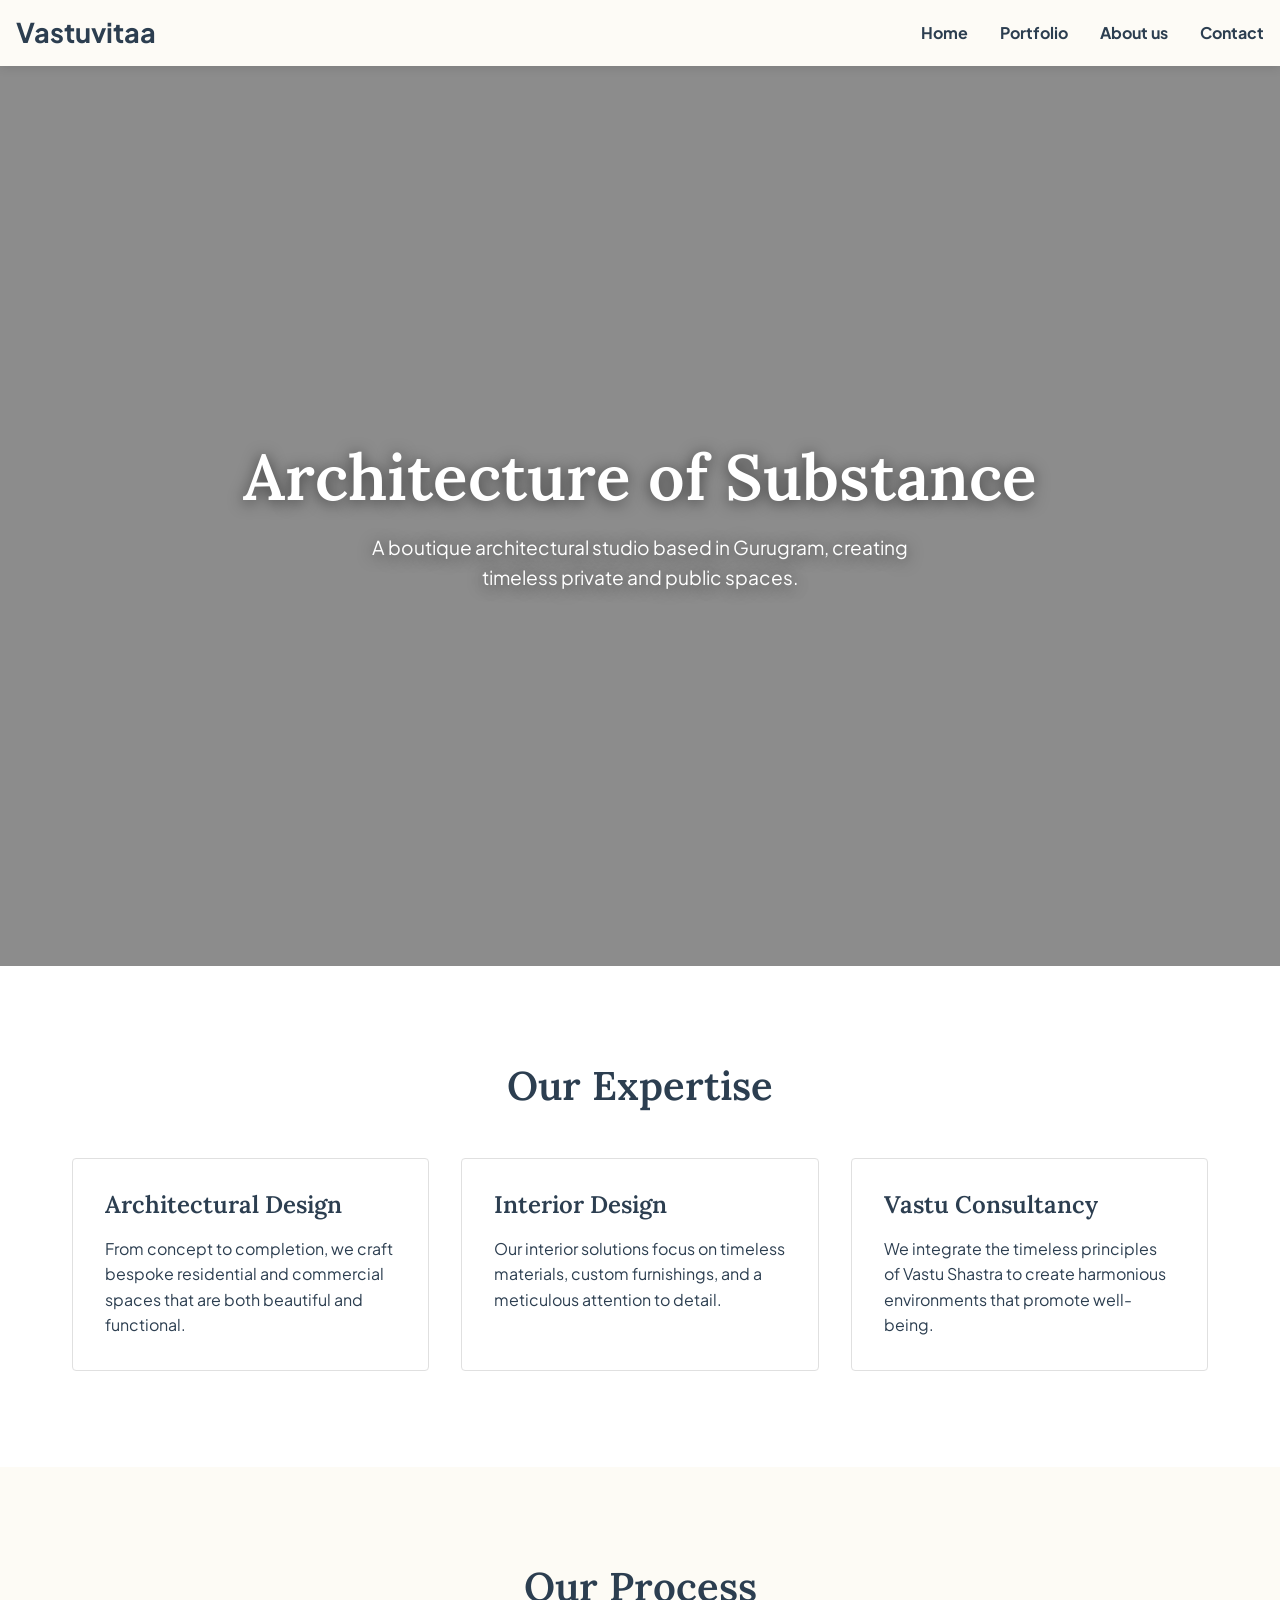
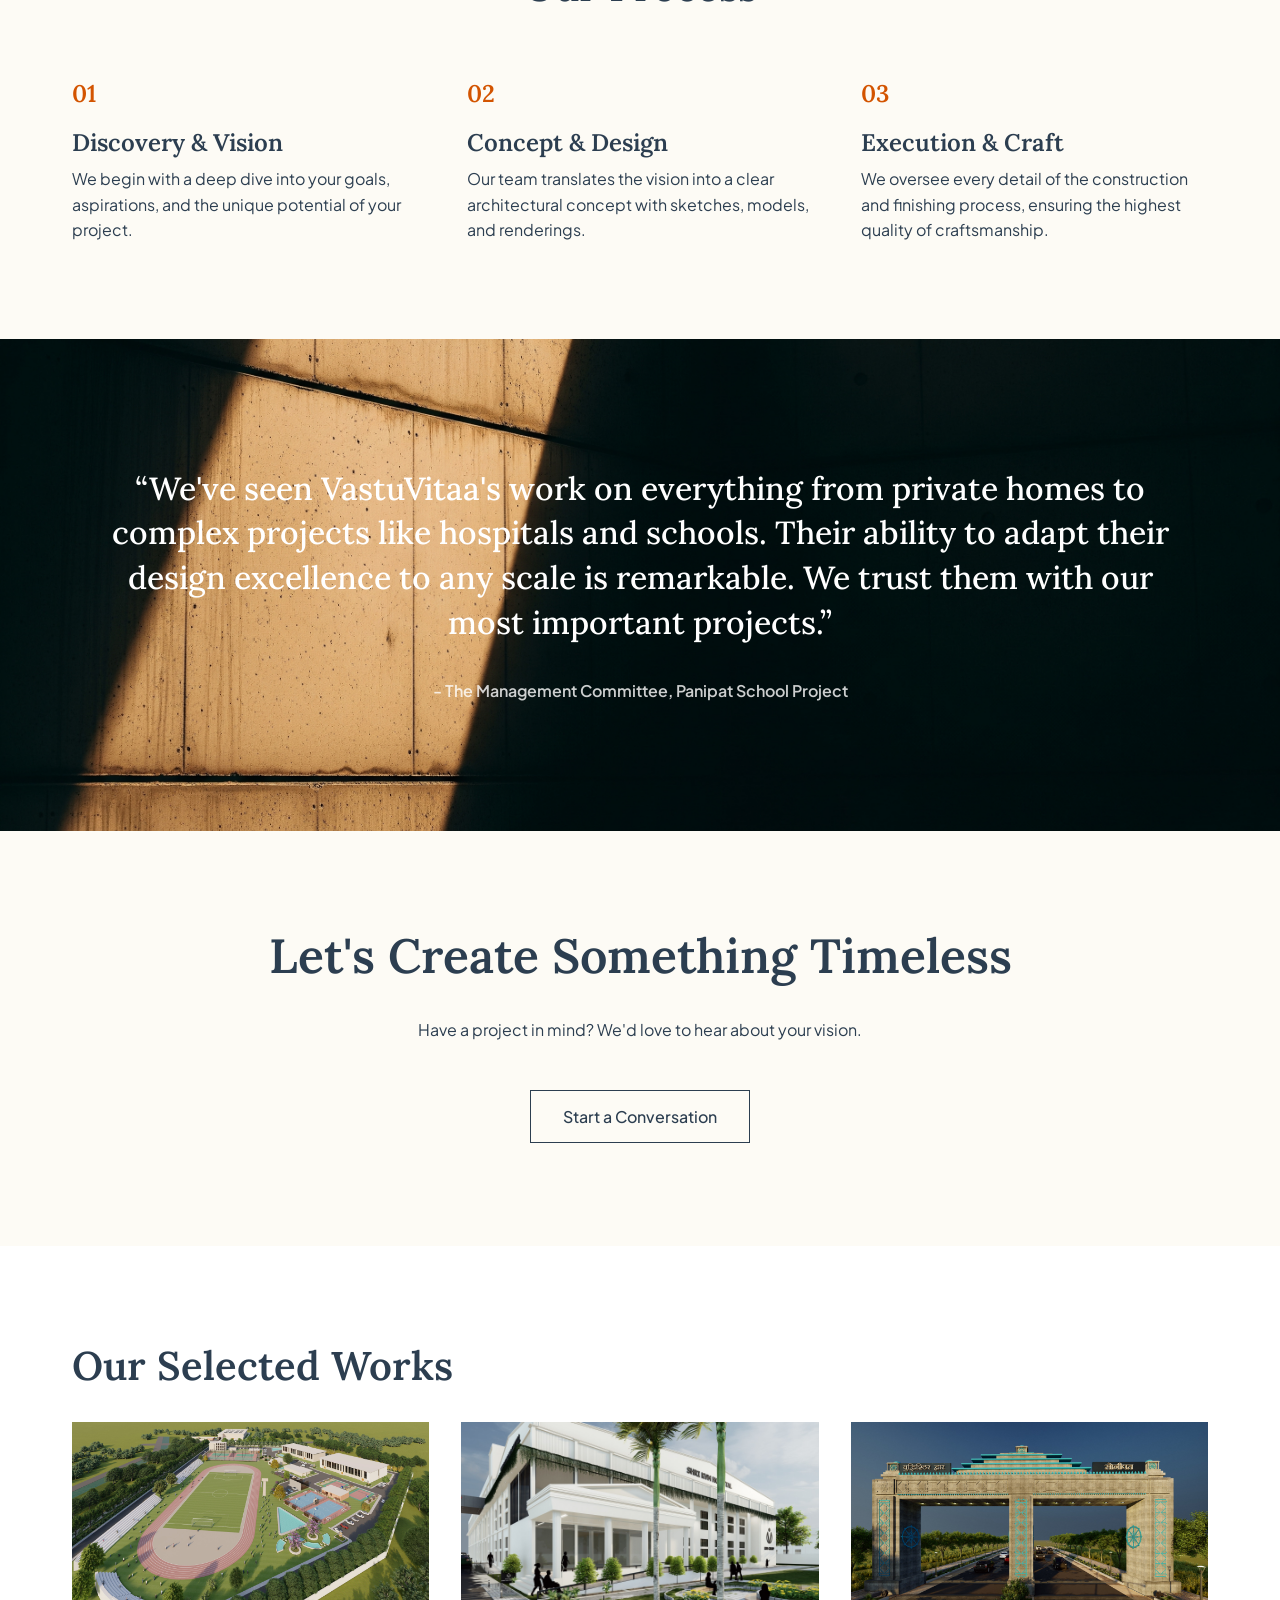
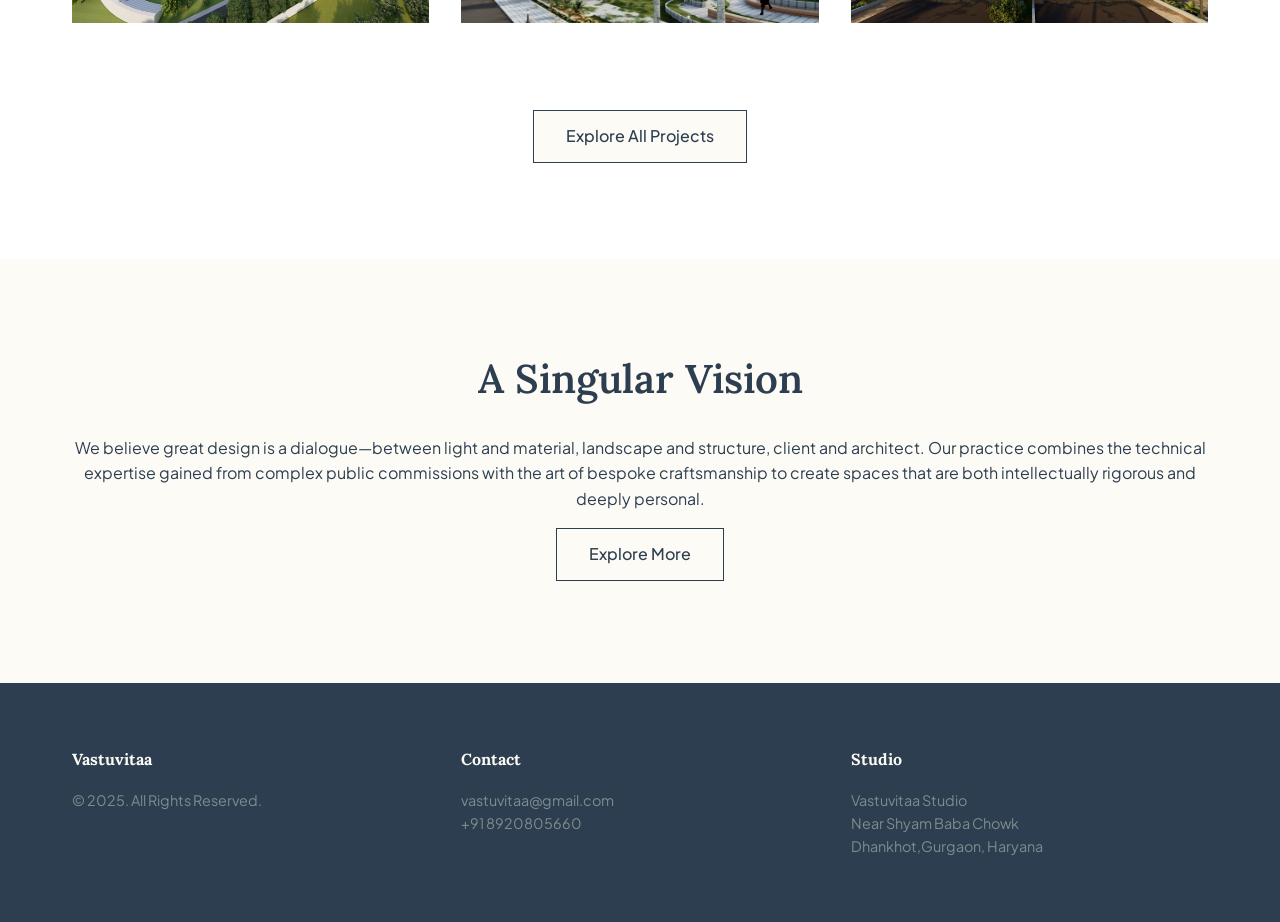
<file: index.html>
<!DOCTYPE html>
<html lang="en">
<head>
    <meta charset="UTF-8">
    <meta name="viewport" content="width=device-width, initial-scale=1.0">
    <title>Vastuvitaa</title>
    <link rel="stylesheet" href="styles.css">
    <link rel="preconnect" href="https://fonts.googleapis.com">
    <link rel="preconnect" href="https://fonts.gstatic.com" crossorigin>
    <link href="https://fonts.googleapis.com/css2?family=Lora:wght@400;600&family=Plus+Jakarta+Sans:wght@300;400;600&display=swap" rel="stylesheet">
    <link href="https://fonts.googleapis.com/css2?family=Inter:wght@300;400;500&family=Playfair+Display:wght@500;600&display=swap" rel="stylesheet">
</head>
<body>

    <header class="main-header">
    <div class="logo">
    <a href="#" class="logo-link">
        <span"><b>Vastuvitaa</b></span>
    </a>
</div>
    <nav class="main-nav">
        <ul>
            <li><a href="#"><b>Home</b></a></li>
            <li><a href="works.html"><b>Portfolio</b></a></li>
            <li><a href="about.html"><b>About us</b></a></li>
            <li><a href="contact.html"><b>Contact</b></a></li>
        </ul>
    </nav>
    <button class="menu-toggle" id="menu-toggle">Menu</button>
</header>
    <div class="mobile-nav-overlay">
    <nav>
        <ul>
            <li><a href="works.html">Portfolio</a></li>
            <li><a href="about.html">About us</a></li>
            <li><a href="contact.html">Contact</a></li>
        </ul>
    </nav>
</div>
    <main>
        <section class="hero-section reveal">
    
    <video autoplay loop muted playsinline class="hero-video">
        <source src="./assets/hero-video.mp4" type="video/mp4">
        Your browser does not support the video tag.
    </video>

    <div class="hero-overlay"></div> 

    <div class="hero-content">
        <h1>Architecture of Substance</h1>
        <p>A boutique architectural studio based in Gurugram, creating timeless private and public spaces.</p>
    </div>

</section>
<section class="content-section">
    <div class="container text-center">
        <h2 class="reveal">Our Expertise</h2>
        <div class="services-grid">
            <div class="service-card reveal">
                <h3>Architectural Design</h3>
                <p>From concept to completion, we craft bespoke residential and commercial spaces that are both beautiful and functional.</p>
            </div>
            <div class="service-card reveal">
                <h3>Interior Design</h3>
                <p>Our interior solutions focus on timeless materials, custom furnishings, and a meticulous attention to detail.</p>
            </div>
            <div class="service-card reveal">
                <h3>Vastu Consultancy</h3>
                <p>We integrate the timeless principles of Vastu Shastra to create harmonious environments that promote well-being.</p>
            </div>
        </div>
    </div>
</section>


<section class="content-section bg-light">
    <div class="container text-center">
        <h2 class="reveal">Our Process</h2>
        <div class="process-steps">
            <div class="process-step reveal">
                <div class="step-number">01</div>
                <h3>Discovery & Vision</h3>
                <p>We begin with a deep dive into your goals, aspirations, and the unique potential of your project.</p>
            </div>
            <div class="process-step reveal">
                <div class="step-number">02</div>
                <h3>Concept & Design</h3>
                <p>Our team translates the vision into a clear architectural concept with sketches, models, and renderings.</p>
            </div>
            <div class="process-step reveal">
                <div class="step-number">03</div>
                <h3>Execution & Craft</h3>
                <p>We oversee every detail of the construction and finishing process, ensuring the highest quality of craftsmanship.</p>
            </div>
        </div>
    </div>
</section>


<section class="content-section testimonial-section reveal">
    <div class="container text-center reveal">
        
        <div id="testimonial-slider">
            <div class="testimonial-track">

                <div class="testimonial-slide">
                    <p class="testimonial-quote">“We've seen VastuVitaa's work on everything from private homes to complex projects like hospitals and schools. Their ability to adapt their design excellence to any scale is remarkable. We trust them with our most important projects.”</p>
                    <p class="testimonial-author">- The Management Committee, Panipat School Project</p>
                </div>

                <div class="testimonial-slide">
                    <p class="testimonial-quote">“VastuVitaa doesn't just design buildings; they create purpose-built environments. Whether it's crafting a home that feels like a sanctuary or a hospital that promotes healing, their design philosophy is consistently brilliant.”</p>
                    <p class="testimonial-author">- Director, Karamvir Naina Hospital</p>
                </div>

                <div class="testimonial-slide">
                    <p class="testimonial-quote">“The team at VastuVitaa are true professionals. Their process is thorough, their designs are exceptional, and their execution is flawless. They delivered our vision with unparalleled attention to detail.”</p>
                    <p class="testimonial-author">- Jagmohan Mittal, Private Residence</p>
                </div>

            </div>
        </div>
    </div>
</section>

<section class="content-section cta-section bg-light">
    <div class="container text-center reveal">
        <h2>Let's Create Something Timeless</h2>
        <p class="philosophy-text">Have a project in mind? We'd love to hear about your vision.</p>
        <a href="contact.html" class="btn">Start a Conversation</a>
    </div>
</section>

        <section class="content-section reveal">
            <div class="container">
                <h2>Our Selected Works</h2>
                <div class="project-grid">
                    <div class="project-card">
                        <img src="./assets/Work Photos/Mini Stadium.jpg" alt="Mini Stadium Project">
                        <div class="project-info">
                            <h3>The Mini Stadium</h3>
                            <p></p>
                        </div>
                    </div>
                    <div class="project-card">
                        <img src=".\assets\Work Photos/Shri KVM Hospital.jpg" alt="Shri KVM Hospital">
                        <div class="project-info">
                            <h3>Shri KVM Hospital</h3>
                            <p></p>
                        </div>
                    </div>
                    <div class="project-card">
                        <img src="./assets/Work Photos/Yudhisthir Dwar.jpg" alt="Yudhisthir Dwar">
                        <div class="project-info">
                            <h3>The Yudhistir Dwar</h3>
                        </div>
                    </div>
                </div>
                <div style="display: flex; justify-content: center; margin-top: 2rem;">
                    <a href="works.html" class="btn">Explore All Projects</a>
                </div>
            </div>
        </section>

        <section class="content-section bg-light reveal">
            <div class="container text-center">
                <h2>A Singular Vision</h2>
                <p class="philosophy-text">
                    We believe great design is a dialogue—between light and material, landscape and structure, client and architect. Our practice combines the technical expertise gained from complex public commissions with the art of bespoke craftsmanship to create spaces that are both intellectually rigorous and deeply personal.
                </p>
                <a href="works.html" class="btn">Explore More</a>
            </div>
        </section>

    </main>

    <footer class="main-footer reveal">
        <div class="container footer-grid">
            <div class="footer-col">
                <h4>Vastuvitaa</h4>
                <p>&copy; 2025. All Rights Reserved.</p>
            </div>
            <div class="footer-col">
                <h4>Contact</h4>
                <p>vastuvitaa@gmail.com</p>
                <p>+91 8920805660</p>
            </div>
            <div class="footer-col">
                <h4>Studio</h4>
                <p>Vastuvitaa Studio<br>Near Shyam Baba Chowk<br>Dhankhot,Gurgaon, Haryana</p>
            </div>
        </div>
    </footer>
    <script src="script.js"></script>
    
</body>
</html>
</file>
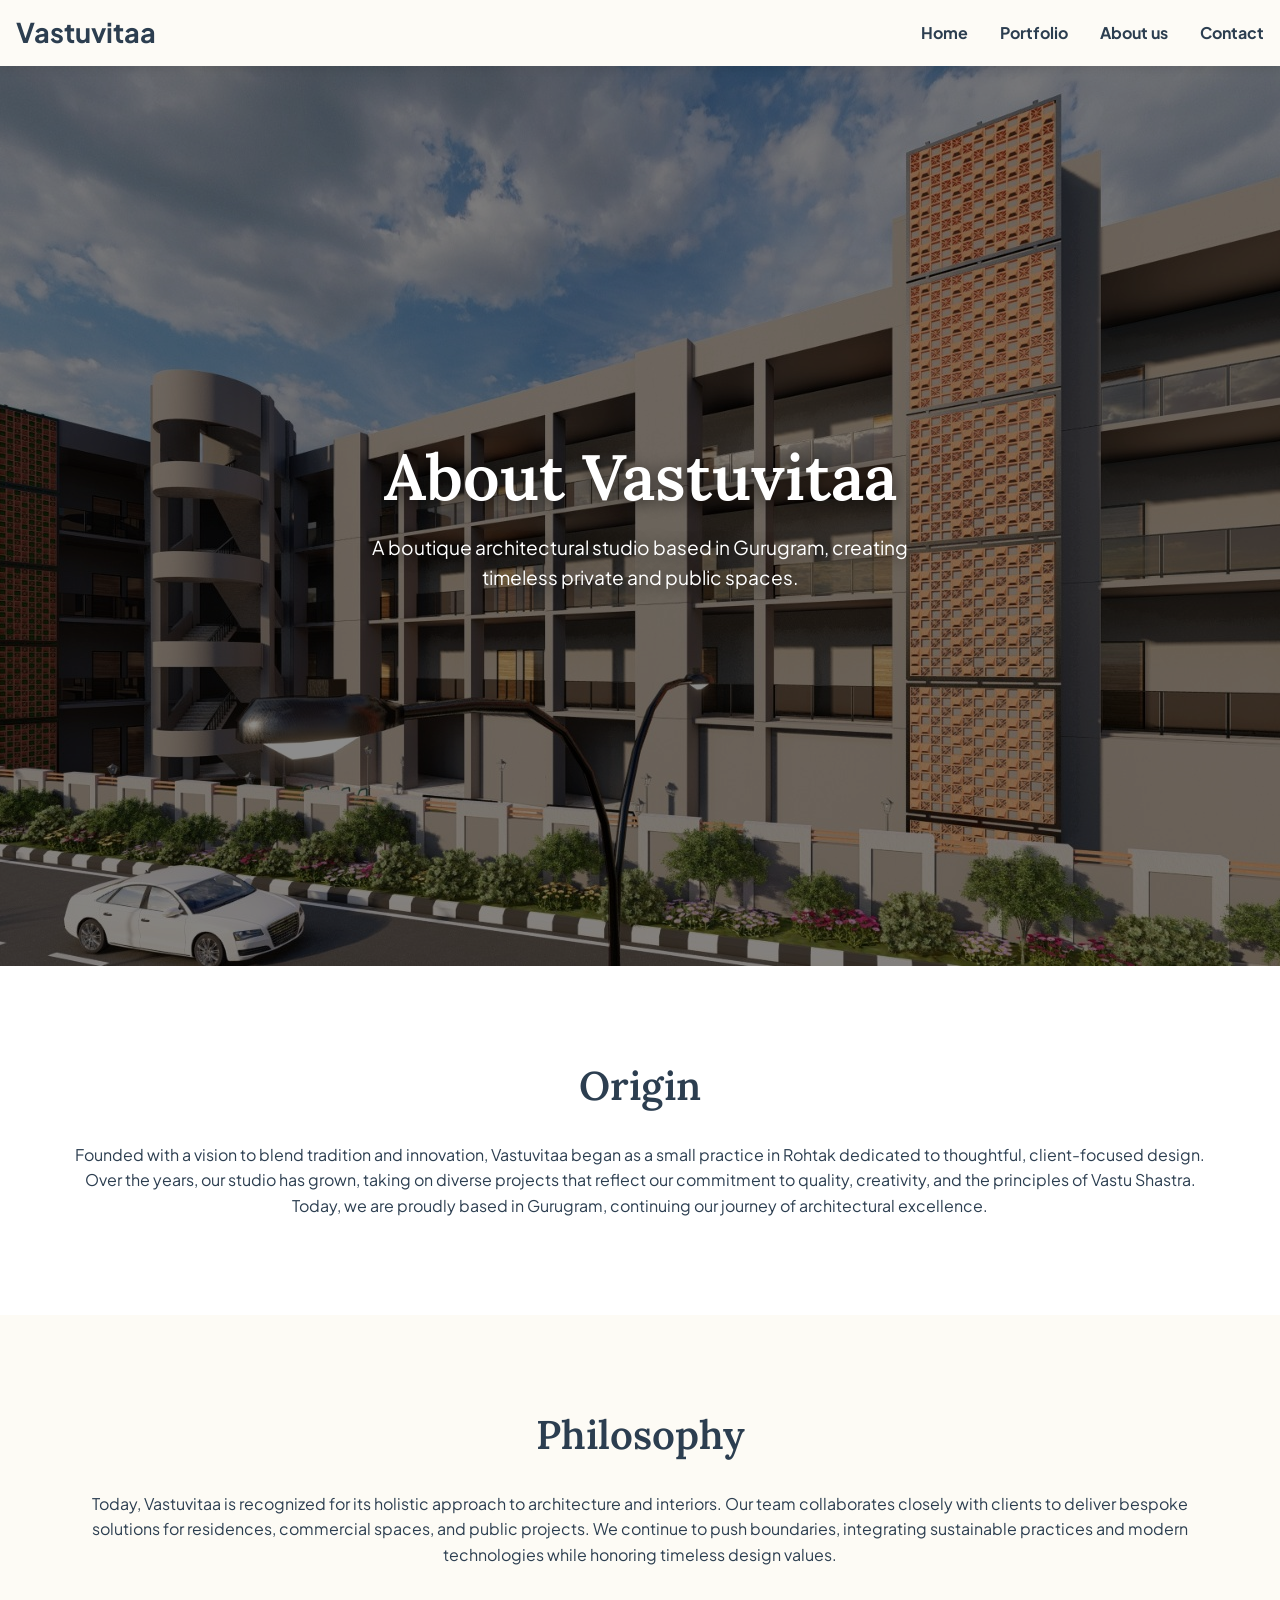
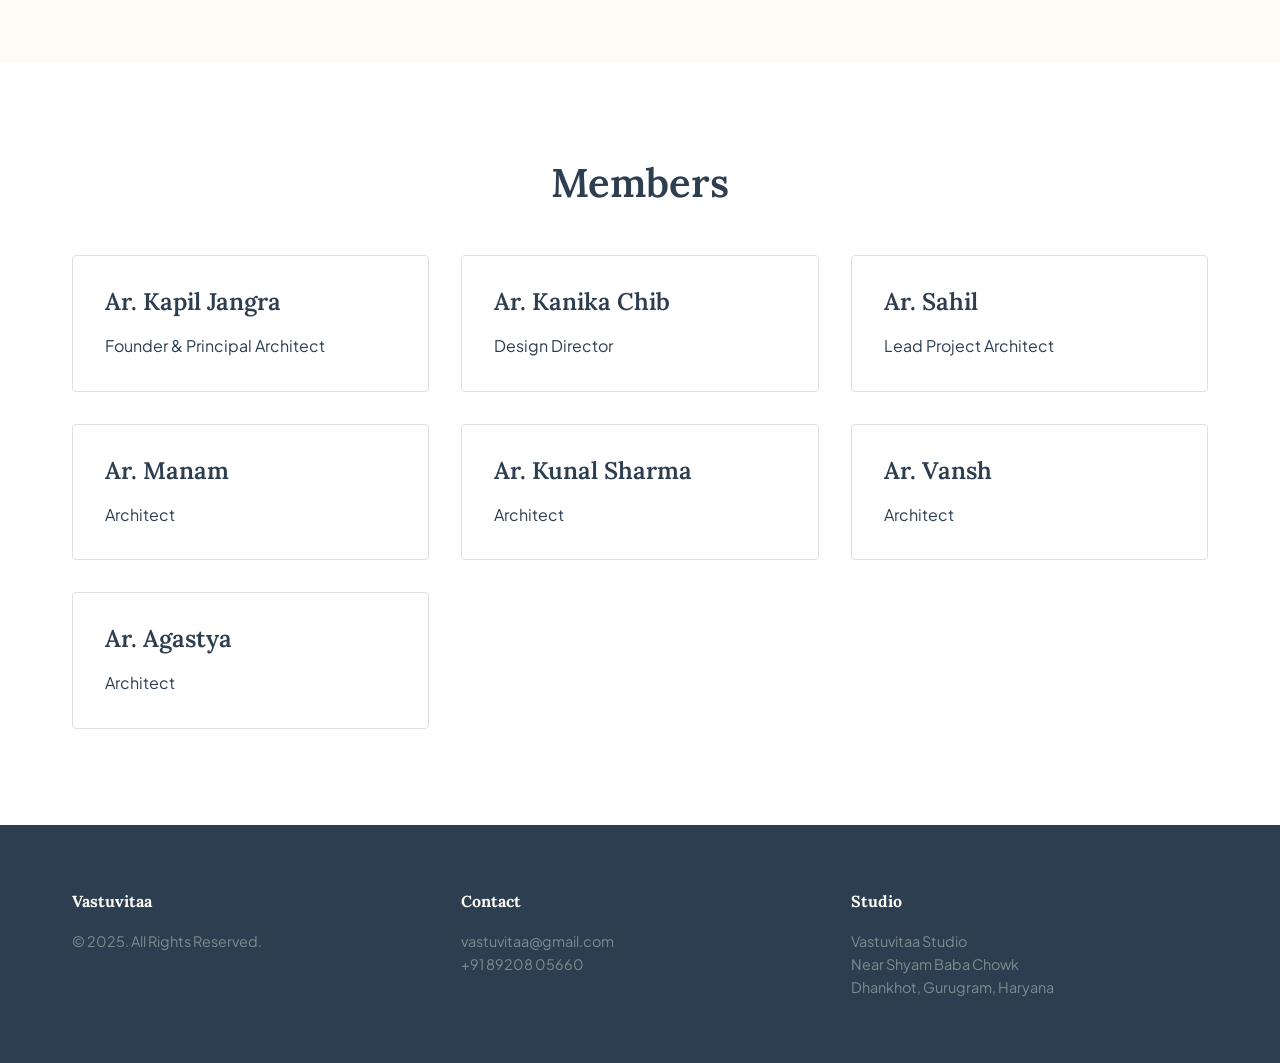
<file: about.html>
<!DOCTYPE html>
<html lang="en">
<head>
	<meta charset="UTF-8">
	<meta name="viewport" content="width=device-width, initial-scale=1.0">
	<title>About Us - Vastuvitaa</title>
	<link rel="stylesheet" href="styles.css">
	<link rel="preconnect" href="https://fonts.googleapis.com">
	<link rel="preconnect" href="https://fonts.gstatic.com" crossorigin>
	<link href="https://fonts.googleapis.com/css2?family=Lora:wght@400;600&family=Plus+Jakarta+Sans:wght@300;400;600&display=swap" rel="stylesheet">
	<link href="https://fonts.googleapis.com/css2?family=Inter:wght@300;400;500&family=Playfair+Display:wght@500;600&display=swap" rel="stylesheet">
</head>
<body>
	<header class="main-header">
		<div class="logo">
			<a href="index.html" class="logo-link">
				<span><b>Vastuvitaa</b></span>
			</a>
		</div>
		<nav class="main-nav">
			<ul>
				<li><a href="index.html"><b>Home</b></a></li>
				<li><a href="works.html"><b>Portfolio</b></a></li>
				<li><a href="#"><b>About us</b></a></li>
				<li><a href="contact.html"><b>Contact</b></a></li>
			</ul>
		</nav>
		<button class="menu-toggle" id="menu-toggle">Menu</button>
	</header>
	<div class="mobile-nav-overlay">
		<nav>
			<ul>
				<li><a href="works.html">Portfolio</a></li>
				<li><a href="#">About us</a></li>
				<li><a href="contact.html">Contact</a></li>
			</ul>
		</nav>
	</div>
	<main>
		<section class="hero-section reveal">
            <img src="./assets/About Us.png" class="hero-image" alt="Architectural design collage">
            <div class="hero-overlay"></div>
			<div class="hero-content">
				<h1>About Vastuvitaa</h1>
				<p>A boutique architectural studio based in Gurugram, creating timeless private and public spaces.</p>
			</div>
		</section>

		<section class="content-section">
			<div class="container text-center">
				<h2 class="reveal">Origin</h2>
				<p class="philosophy-text">
					Founded with a vision to blend tradition and innovation, Vastuvitaa began as a small practice in Rohtak dedicated to thoughtful, client-focused design. Over the years, our studio has grown, taking on diverse projects that reflect our commitment to quality, creativity, and the principles of Vastu Shastra. Today, we are proudly based in Gurugram, continuing our journey of architectural excellence.
				</p>
			</div>
		</section>

		<section class="content-section bg-light">
			<div class="container text-center">
				<h2 class="reveal">Philosophy</h2>
				<p class="philosophy-text">
					Today, Vastuvitaa is recognized for its holistic approach to architecture and interiors. Our team collaborates closely with clients to deliver bespoke solutions for residences, commercial spaces, and public projects. We continue to push boundaries, integrating sustainable practices and modern technologies while honoring timeless design values.
				</p>
			</div>
		</section>

		<section class="content-section">
			<div class="container text-center">
				<h2 class="reveal">Members</h2>
				<div class="services-grid">
					<div class="service-card reveal">
						<h3>Ar. Kapil Jangra</h3>
						<p>Founder & Principal Architect</p>
					</div>
					<div class="service-card reveal">
						<h3>Ar. Kanika Chib</h3>
						<p>Design Director</p>
					</div>
					<div class="service-card reveal">
						<h3>Ar. Sahil</h3>
						<p>Lead Project Architect</p>
					</div>
					<div class="service-card reveal">
						<h3>Ar. Manam</h3>
						<p>Architect</p>
					</div>
					<div class="service-card reveal">
						<h3>Ar. Kunal Sharma</h3>
						<p>Architect</p>
					</div>
					<div class="service-card reveal">
						<h3>Ar. Vansh</h3>
						<p>Architect</p>
					</div>
					<div class="service-card reveal">
						<h3>Ar. Agastya</h3>
						<p>Architect</p>
					</div>
				</div>
			</div>
		</section>
	</main>
	<footer class="main-footer reveal">
		<div class="container footer-grid">
			<div class="footer-col">
				<h4>Vastuvitaa</h4>
				<p>&copy; 2025. All Rights Reserved.</p>
			</div>
			<div class="footer-col">
				<h4>Contact</h4>
				<p>vastuvitaa@gmail.com</p>
				<p>+91 89208 05660</p>
			</div>
			<div class="footer-col">
				<h4>Studio</h4>
				<p>Vastuvitaa Studio<br>Near Shyam Baba Chowk<br>Dhankhot, Gurugram, Haryana</p>
			</div>
		</div>
	</footer>
	<script src="script.js"></script>
</body>
</html>
</file>
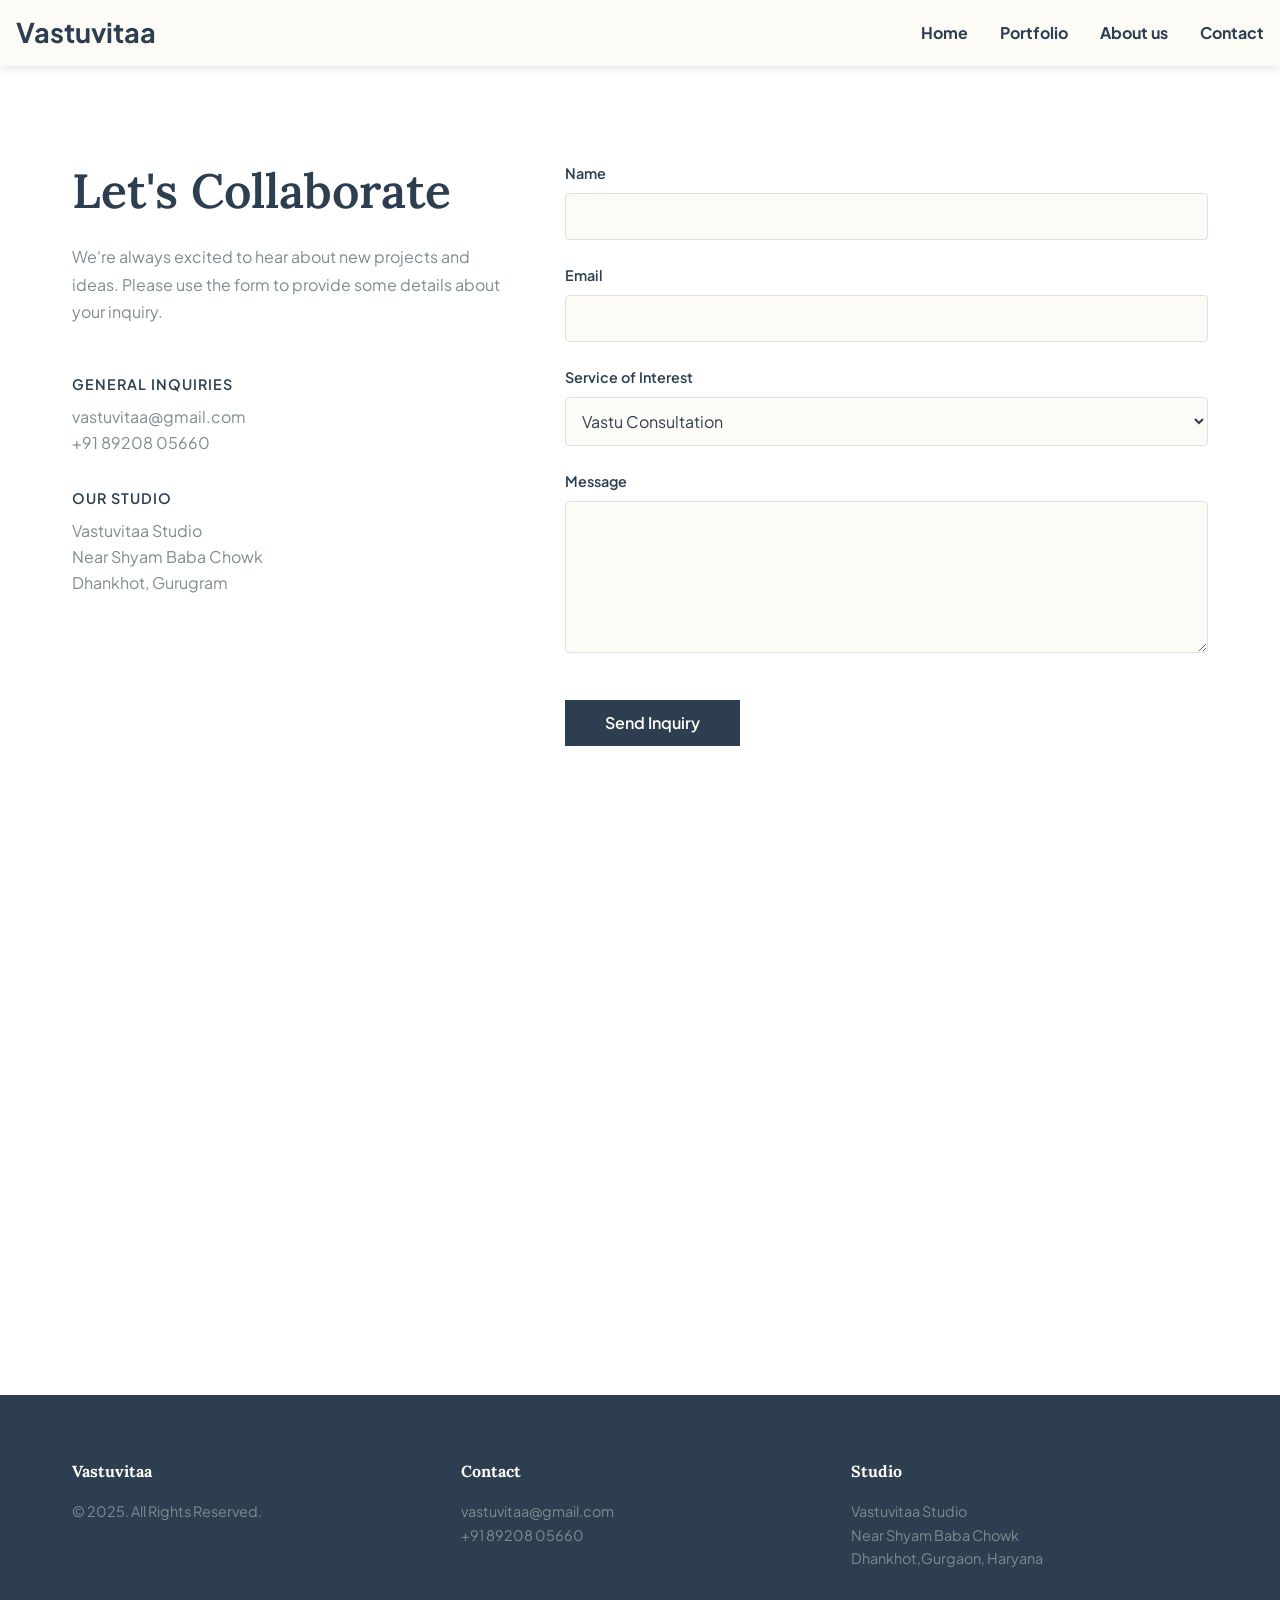
<file: contact.html>
<!DOCTYPE html>
<html lang="en">
<head>
    <meta charset="UTF-8">
    <meta name="viewport" content="width=device-width, initial-scale=1.0">
    <title>Contact - Vastuvitaa</title>
    <link rel="stylesheet" href="styles.css">
    <link rel="preconnect" href="https://fonts.googleapis.com">
    <link rel="preconnect" href="https://fonts.gstatic.com" crossorigin>
    <link href="https://fonts.googleapis.com/css2?family=Lora:wght@400;600&family=Plus+Jakarta+Sans:wght@300;400;600&display=swap" rel="stylesheet">
    <link href="https://fonts.googleapis.com/css2?family=Inter:wght@300;400;500&family=Playfair+Display:wght@500;600&display=swap" rel="stylesheet">
</head>
<body>

    <header class="main-header">
        <div class="logo">
            <a href="index.html" class="logo-link">
                <span><b>Vastuvitaa</b></span>
            </a>
        </div>
        <nav class="main-nav">
            <ul>
                <li><a href="index.html"><b>Home</b></a></li>
                <li><a href="works.html"><b>Portfolio</b></a></li>
                <li><a href="about.html"><b>About us</b></a></li>
                <li><a href="#"><b>Contact</b></a></li>
            </ul>
        </nav>
        <button class="menu-toggle" id="menu-toggle">Menu</button>
    </header>
    <div class="mobile-nav-overlay">
        <nav>
            <ul>
                <li><a href="works.html">Portfolio</a></li>
                <li><a href="about.html">About us</a></li>
                <li><a href="#">Contact</a></li>
            </ul>
        </nav>
    </div>

    <main class="contact-page">
        <div class="container">
            <div class="contact-grid">
                
                <div class="contact-details">
                    <h1 class="page-title">Let's Collaborate</h1>
                    <p class="contact-intro">
                        We're always excited to hear about new projects and ideas. Please use the form to provide some details about your inquiry.
                    </p>

                    

                    <div class="info-section">
                        <h4>General Inquiries</h4>
                        <p><a href="mailto:vastuvitaa@gmail.com">vastuvitaa@gmail.com</a></p>
                        <p><a href="tel:+918920805660">+91 89208 05660</a></p>
                        <!-- <p><a href="https://instagram.com/_vastuvitaa_design_" target="_blank" rel="noopener" style="margin-right: 10px;">Instagram</a>
                        <p><a href="https://facebook.com/_vastuvitaa_design_" target="_blank" rel="noopener">Facebook</a></p> -->
                </p>
                    </div>
                    
                    <div class="info-section">
                        <h4>Our Studio</h4>
                        <p>Vastuvitaa Studio<br>Near Shyam Baba Chowk<br>Dhankhot, Gurugram</p>
                    </div>
                </div>

                <div class="contact-form-container">
                    <form action="https://formspree.io/f/mjkagoay" method="POST">
                        <div class="form-group">
                            <label for="name">Name</label>
                            <input type="text" id="name" name="name" required>
                        </div>
                        <div class="form-group">
                            <label for="email">Email</label>
                            <input type="email" id="email" name="email" required>
                        </div>
                        <div class="form-group">
                            <label for="service">Service of Interest</label>
                            <select id="service" name="service">
                                <option value="vastu">Vastu Consultation</option>
                                <option value="architectural">Architectural Design</option>
                                <option value="interior">Interior Design</option>
                                <option value="other">Other</option>
                            </select>
                        </div>
                        <div class="form-group">
                            <label for="message">Message</label>
                            <textarea id="message" name="message" rows="6" required></textarea>
                        </div>
                        <button type="submit" class="submit-btn">Send Inquiry</button>
                        <p id="form-success" style="display:none;color:green;margin-top:1rem;">Thank you! Your message has been sent.</p>
                    </form>
                </div>

            </div>
        </div>

        <div class="map-container reveal">
            <iframe 
            src="https://www.google.com/maps/embed?pb=!1m18!1m12!1m3!1d619.9958891588699!2d76.96212307769822!3d28.472728310062667!2m3!1f0!2f0!3f0!3m2!1i1024!2i768!4f13.1!3m3!1m2!1s0x390d1728ae92f971%3A0xfba2c931ad9a5b52!2sShyam%20Baba%20chowk!5e0!3m2!1sen!2sin!4v1758970088764!5m2!1sen!2sin" 
            width="800" 
            height="600" 
            style="border:0;" 
            allowfullscreen="" 
            loading="lazy" 
            referrerpolicy="no-referrer-when-downgrade">
        </iframe>
        </div>
    </main>
    <footer class="main-footer reveal">
        <div class="container footer-grid">
            <div class="footer-col">
                <h4>Vastuvitaa</h4>
                <p>&copy; 2025. All Rights Reserved.</p>
            </div>
            <div class="footer-col">
                <h4>Contact</h4>
                <p>vastuvitaa@gmail.com</p>
                <p>+91 89208 05660</p>
            </div>
            <div class="footer-col">
                <h4>Studio</h4>
                <p>Vastuvitaa Studio<br>Near Shyam Baba Chowk<br>Dhankhot,Gurgaon, Haryana</p>
            </div>
        </div>
    </footer>
    
    <script src="script.js"></script>
</body>
</html>
</file>
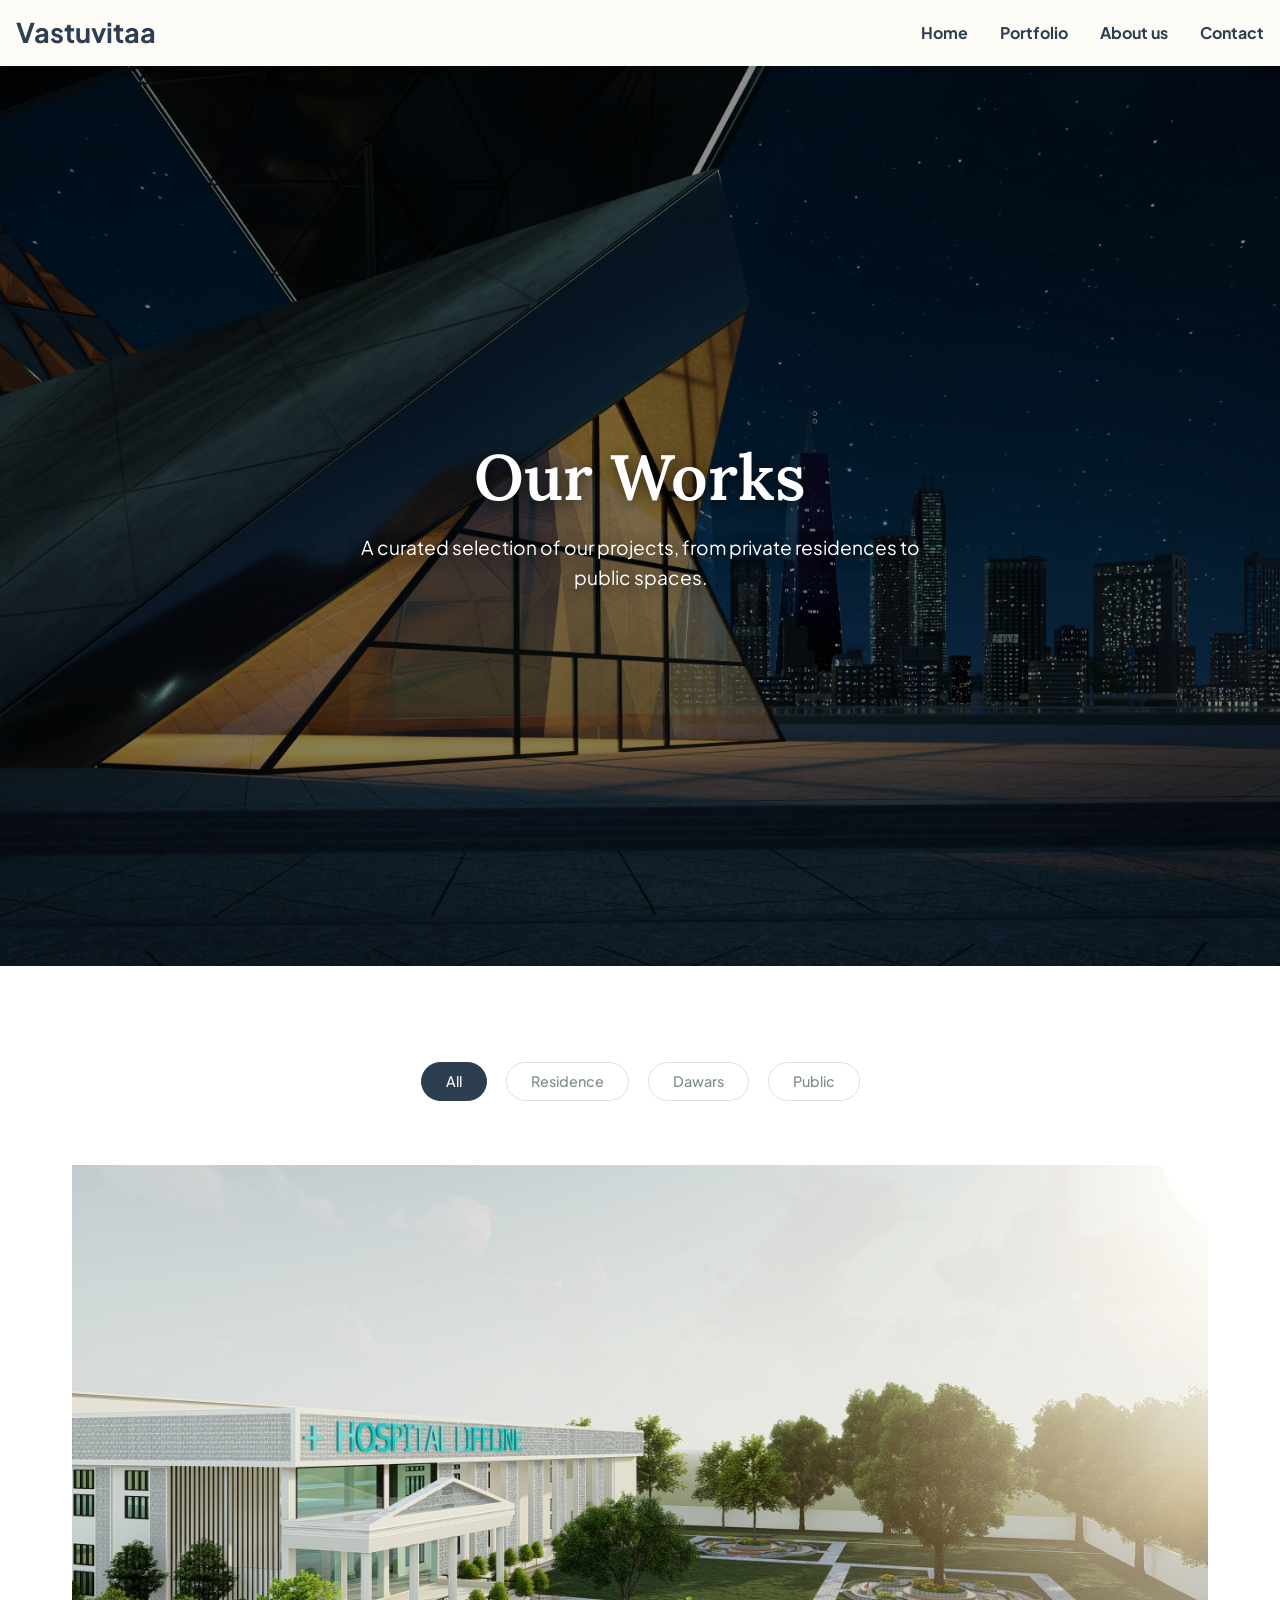
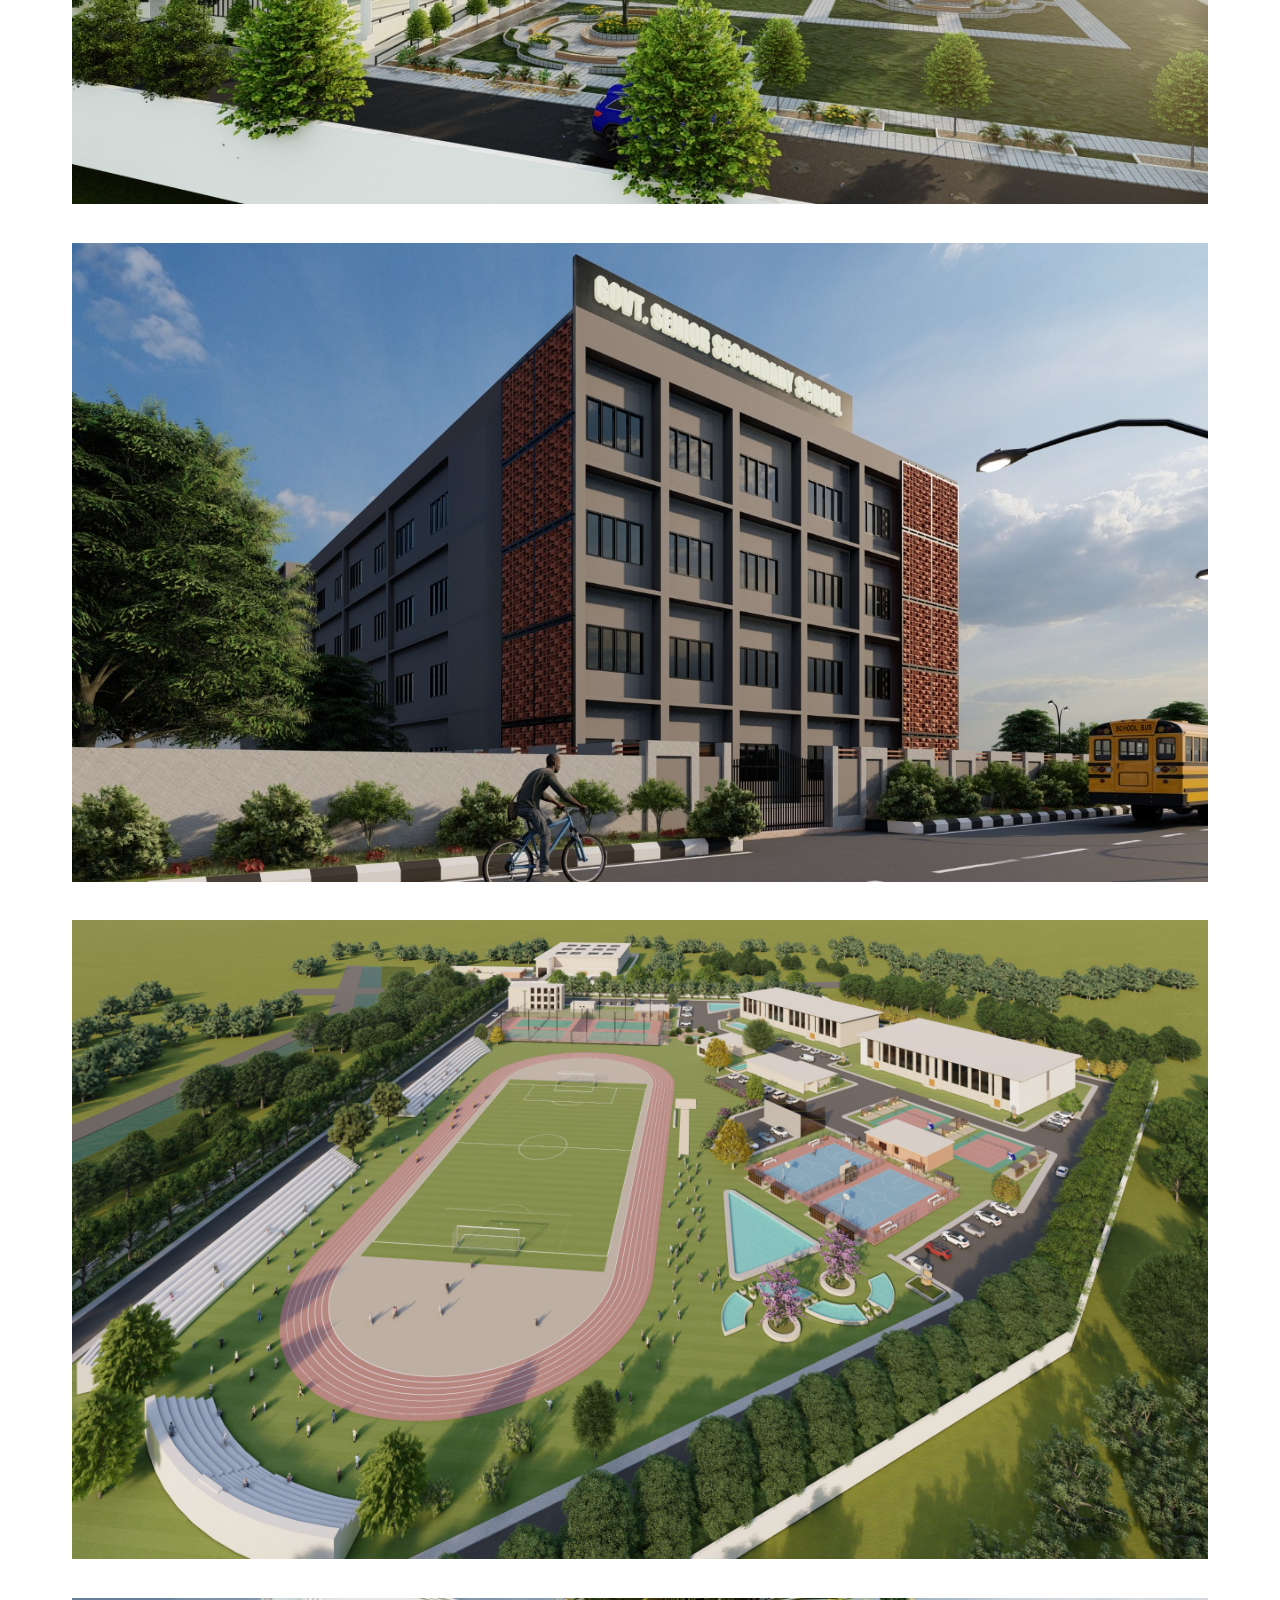
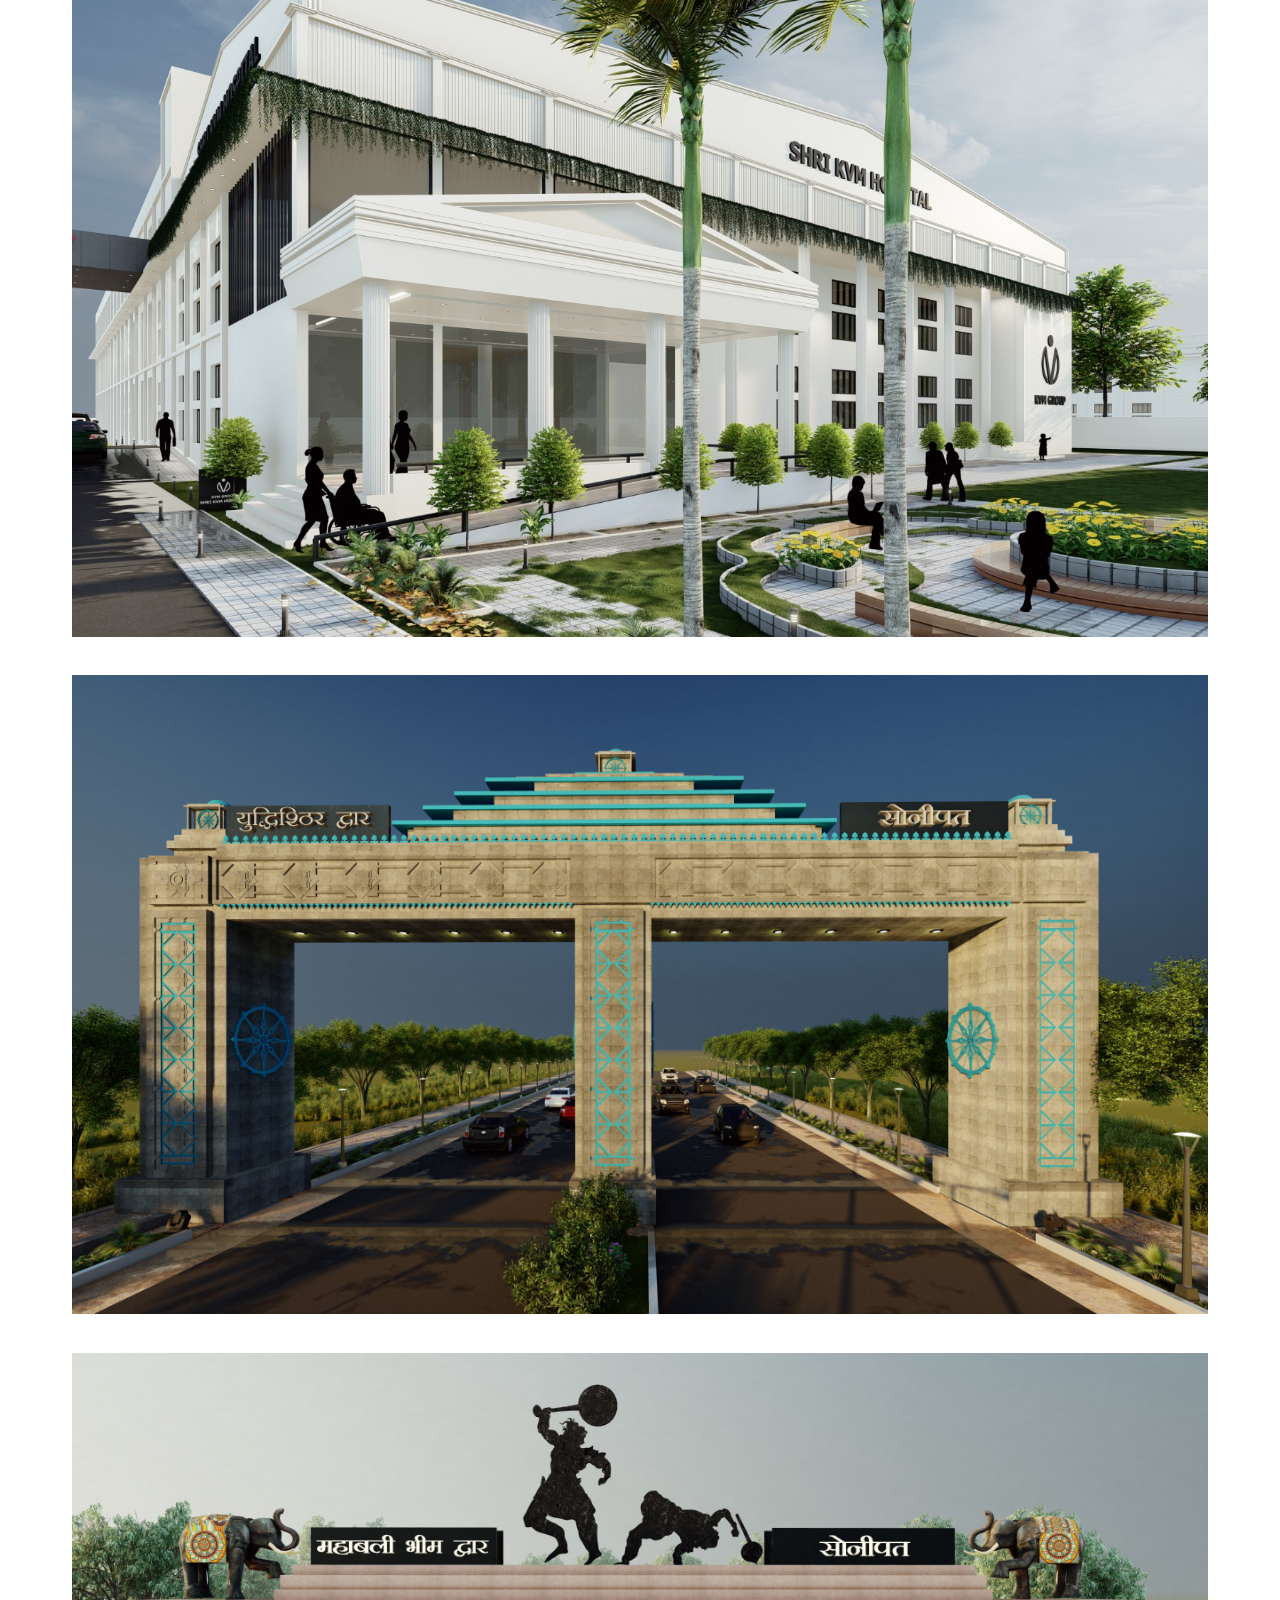
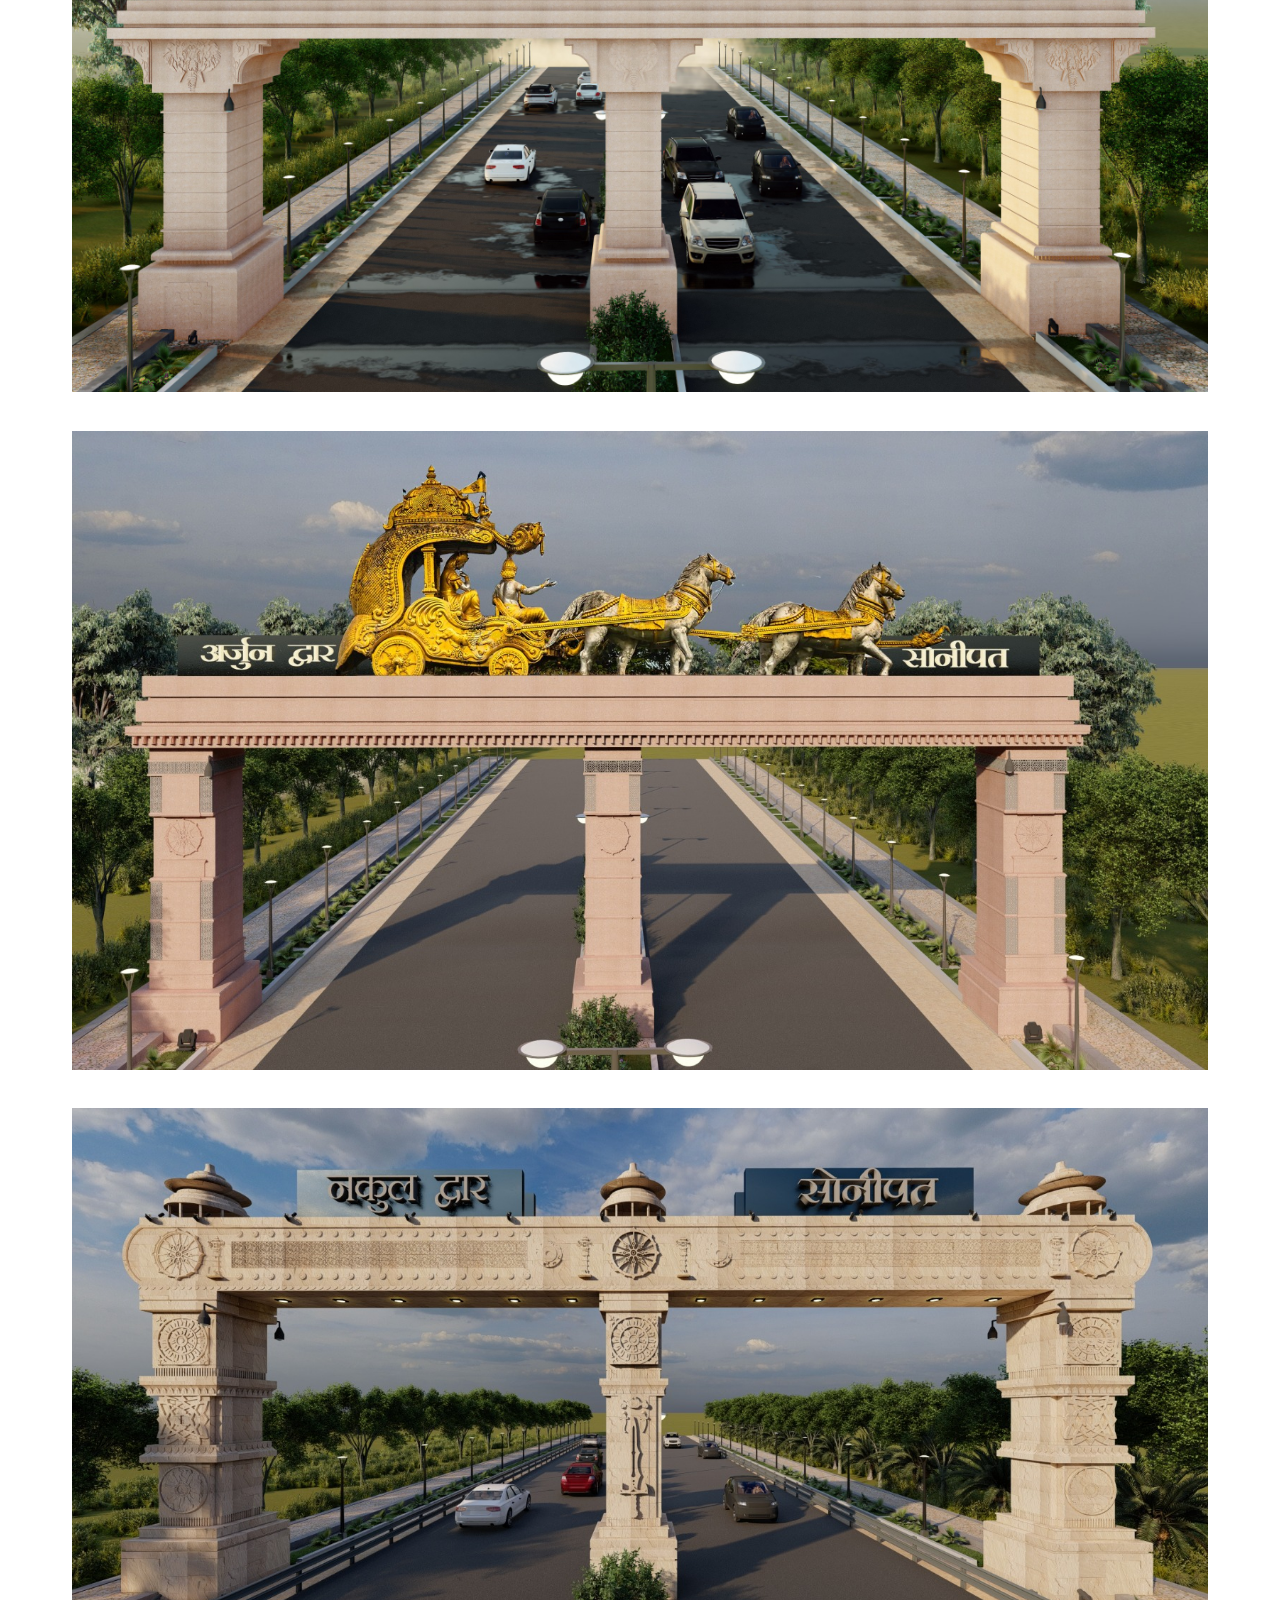
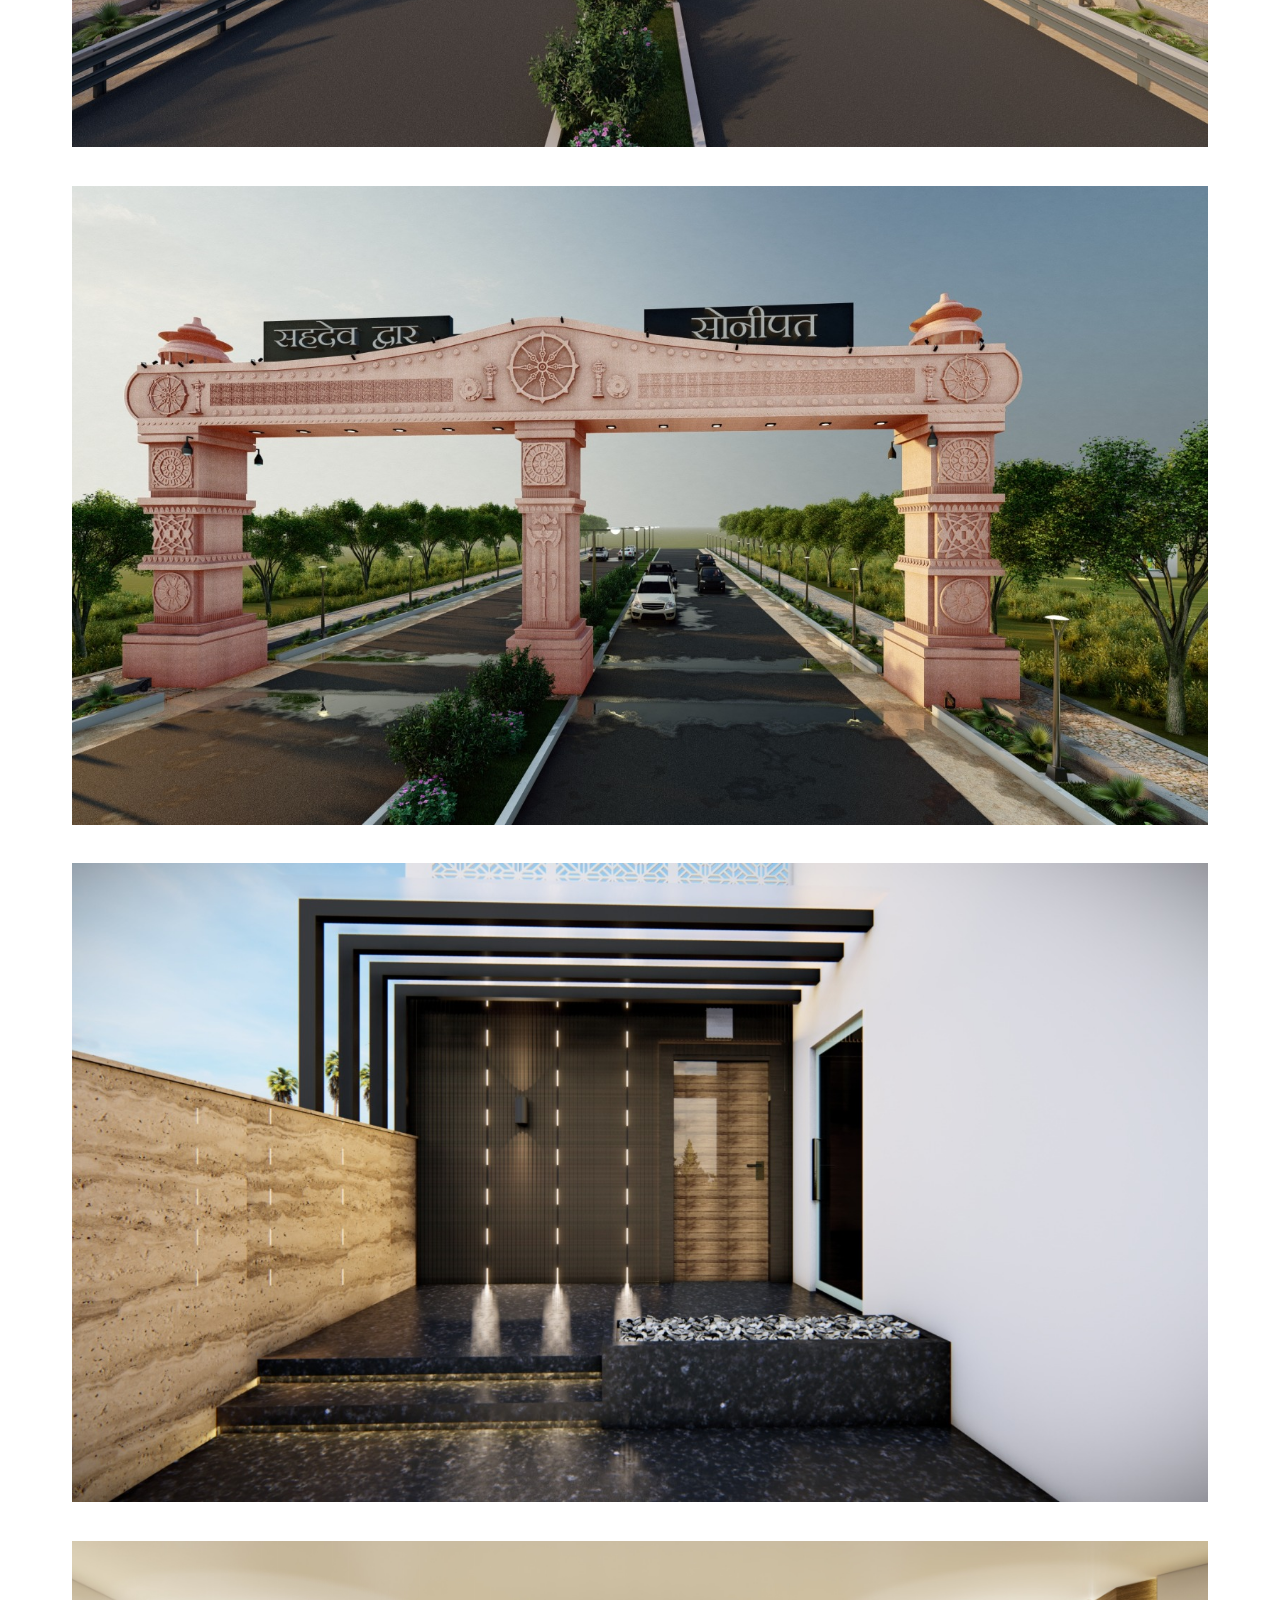
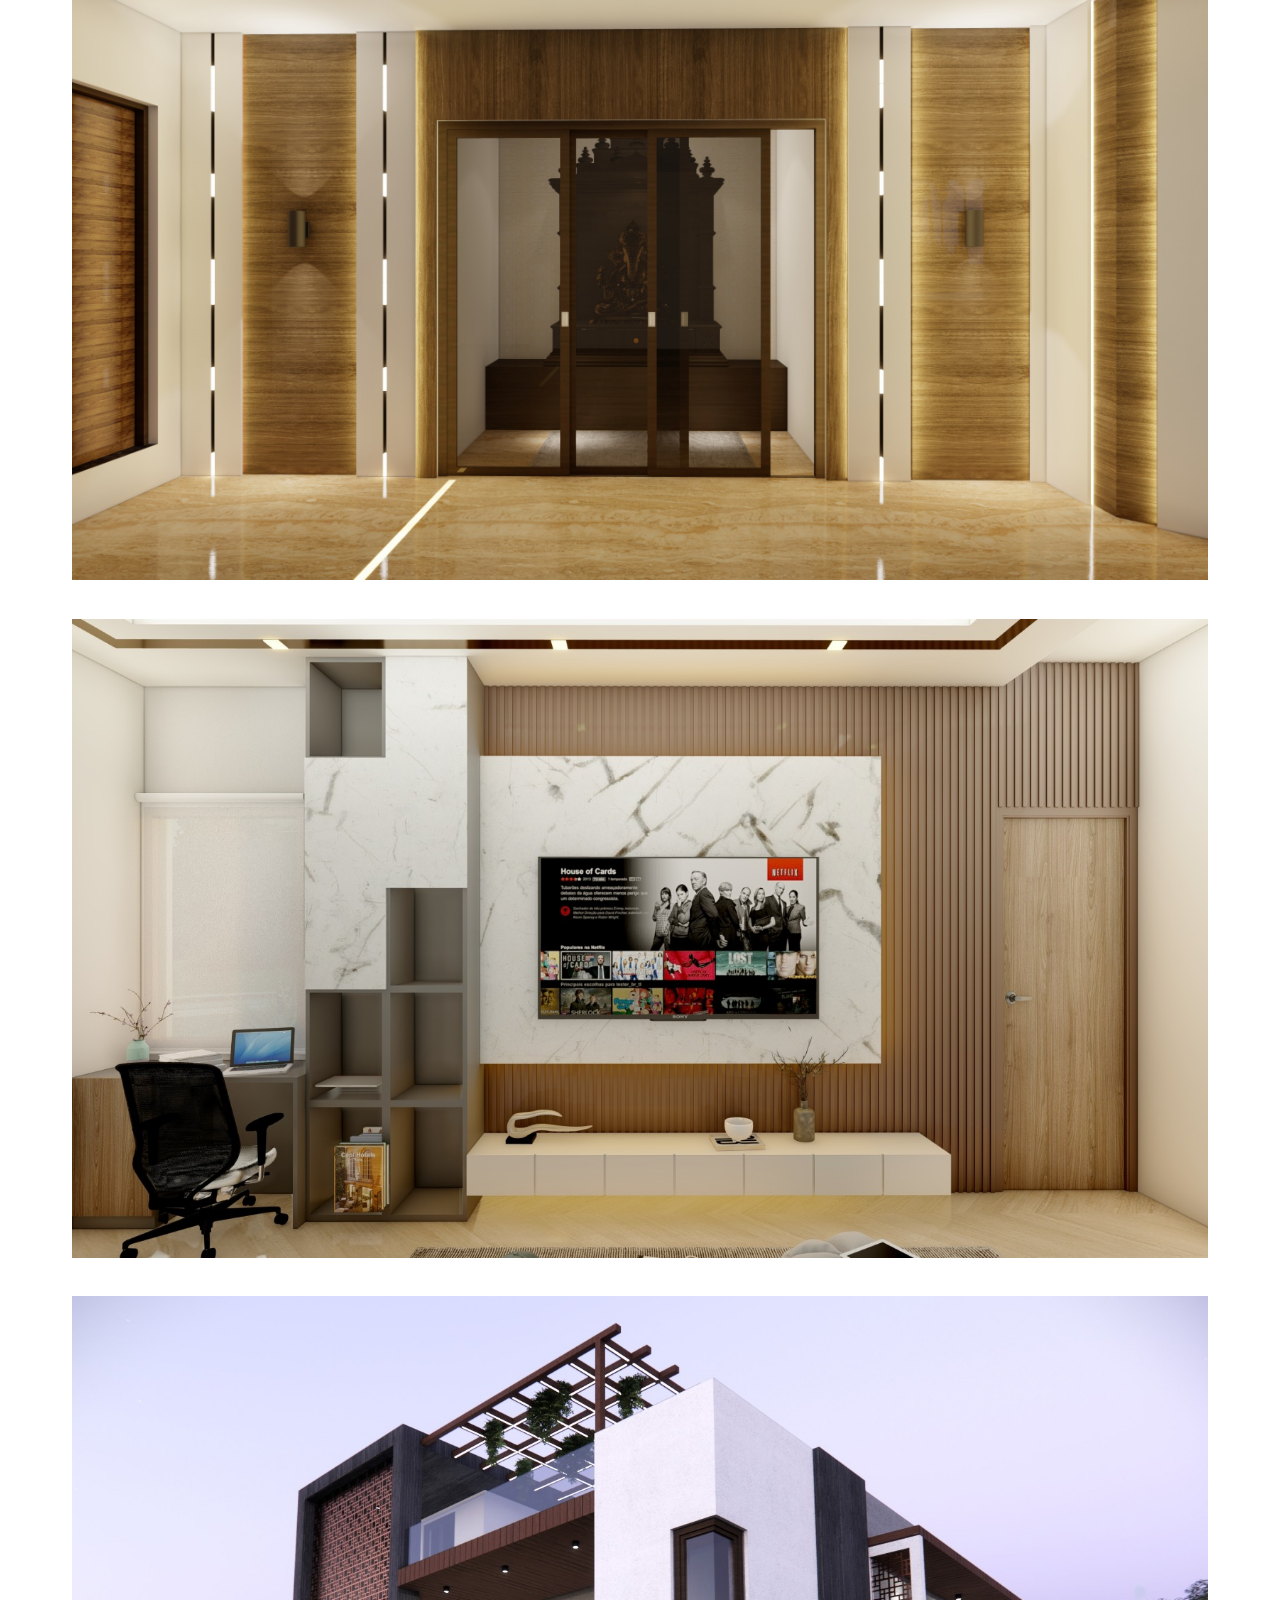
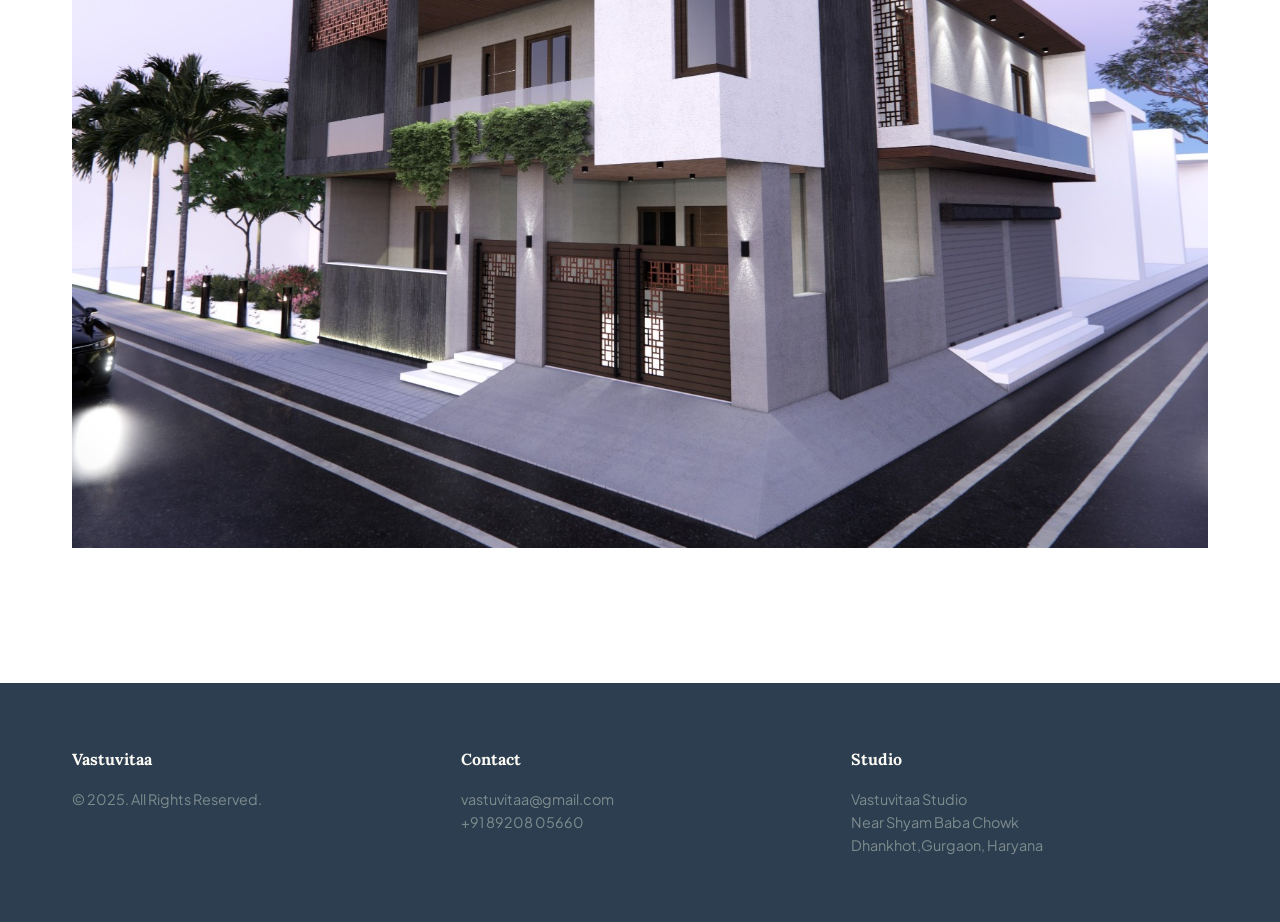
<file: works.html>
<!DOCTYPE html>
<html lang="en">
<head>
    <meta charset="UTF-8">
    <meta name="viewport" content="width=device-width, initial-scale=1.0">
    <title>Vastuvitaa</title>
    <link rel="stylesheet" href="styles.css">
    <link rel="preconnect" href="https://fonts.googleapis.com">
    <link rel="preconnect" href="https://fonts.gstatic.com" crossorigin>
    <link href="https://fonts.googleapis.com/css2?family=Lora:wght@400;600&family=Plus+Jakarta+Sans:wght@300;400;600&display=swap" rel="stylesheet">
    <link href="https://fonts.googleapis.com/css2?family=Inter:wght@300;400;500&family=Playfair+Display:wght@500;600&display=swap" rel="stylesheet">
</head>
<body>
    <header class="main-header">
        <div class="logo">
            <a href="index.html" class="logo-link">
                <span><b>Vastuvitaa</b></span>
            </a>
        </div>
        <nav class="main-nav">
            <ul>
                <li><a href="index.html"><b>Home</b></a></li>
                <li><a href="#"><b>Portfolio</b></a></li>
                <li><a href="about.html"><b>About us</b></a></li>
                <li><a href="contact.html"><b>Contact</b></a></li>
            </ul>
        </nav>
        <button class="menu-toggle" id="menu-toggle">Menu</button>
    </header>
    <div class="mobile-nav-overlay">
        <nav>
            <ul>
                <li><a href="#">Works</a></li>
                <li><a href="about.html">About us</a></li>
                <li><a href="contact.html">Contact</a></li>
            </ul>
        </nav>
    </div>
    <main>
        <section class="hero-section reveal">
        <img src="./assets/works.jpeg" class="hero-video" alt="Architectural design collage"> <div class="hero-overlay"></div> 
        <div class="hero-content">
            <h1>Our Works</h1>
            <p>A curated selection of our projects, from private residences to public spaces.</p>
        </div>
    </section>
    <section class="content-section">
        <div class="container">
            <div class="filter-controls">
            <button class="filter-btn active" data-filter="all">All</button>
            <button class="filter-btn" data-filter="residence">Residence</button>
            <button class="filter-btn" data-filter="dawars">Dawars</button>
            <button class="filter-btn" data-filter="public">Public</button>
        </div>
            <div class="project-card reveal" data-category="public">
                <img src="./assets/Work Photos/Hospital Lifeline.jpg" alt="Hospital Lifeline">
                <div class="project-info">
                    <h3>The Lifeline Hospital</h3>
                    <p>Sonepat, Haryana</p>
                </div>
            </div>
            <div class="project-card reveal" data-category="public">
                <img src="./assets/Work Photos/Govt Senior Secondary School.jpg" alt="School">
                <div class="project-info">
                    <h3>Govt Senior Secondary School</h3>
                    <p>Rewari, Haryana</p>
                </div>
            </div>
            <div class="project-card reveal" data-category="public">
                <img src="./assets/Work Photos/Mini Stadium.jpg" alt="School">
                <div class="project-info">
                    <h3>Mini Stadium</h3>
                    <p>Rewari, Haryana</p>
                </div>
            </div>
            <div class="project-card reveal" data-category="public">
                <img src="./assets/Work Photos/Shri KVM Hospital.jpg " alt="Shri KVM Hospital">
                <div class="project-info">
                    <h3>Shri KVM Hospital</h3>
                    <p>Karotha, Rohtak</p>
                </div>
            </div>
            <div class="project-card reveal" data-category="dawars">
                <img src="./assets/Work Photos/Yudhisthir Dwar.jpg " alt="Yudhisthir Dwar">
                <div class="project-info">
                    <h3>Yudhisthir Dawar</h3>
                    <p>Sonepat, India</p>
                </div>
            </div>
            <div class="project-card reveal" data-category="dawars">
                <img src="./assets/Work Photos/Bheem Dawar.jpg " alt="Bheem Dwar">
                <div class="project-info">
                    <h3>Bheem Dawaar</h3>
                    <p>Sonepat, India</p>
                </div>
            </div>
            <div class="project-card reveal" data-category="dawars">
                <img src="./assets/Work Photos/Arjun Dawaar.jpg" alt="Arjun Dwar">
                <div class="project-info">
                    <h3>Arjun Dawaar</h3>
                    <p>Sonepat, India</p>
                </div>
            </div>
            <div class="project-card reveal" data-category="dawars">
                <img src="./assets/Work Photos/Nakul Dawar.jpg" alt="Nakul Dwar">
                <div class="project-info">
                    <h3>Nakul Dawaar</h3>
                    <p>Sonepat, India</p>
                </div>
            </div>
            <div class="project-card reveal" data-category="dawars">
                <img src="./assets/Work Photos/Sehdev Dawar.jpg" alt="Sehdev Dwar">
                <div class="project-info">
                    <h3>Sehdev Dawaar</h3>
                    <p>Sonepat, India</p>
                </div>
            </div>
            <div class="project-card reveal" data-category="residence">
                <img src="./assets/Work Photos/Designs - 1.jpg" alt="Residence - 1">
                <div class="project-info">
                    <h3>Residential Design</h3>
                    <p>Rewari, India</p>
                </div>
            </div>
            <div class="project-card reveal" data-category="residence">
                <img src="./assets/Work Photos/Designs - 2.jpg" alt="Residence - 2">
                <div class="project-info">
                    <h3>Residential Design</h3>
                    <p>Rewari, India</p>
                </div>
            </div>
            <div class="project-card reveal" data-category="residence">
                <img src="./assets/Work Photos/Designs - 3.jpg" alt="Residence - 3">
                <div class="project-info">
                    <h3>Residential Design</h3>
                    <p>Rewari, India</p>
                </div>
            </div>
            <div class="project-card reveal" data-category="residence">
                <img src="./assets/Work Photos/Designs - 4.jpg" alt="Residence - 4">
                <div class="project-info">
                    <h3>Residential Design</h3>
                    <p>Rewari, India</p>
                </div>
            </div>

        </div>
    </section>
</main>

    <footer class="main-footer reveal">
        <div class="container footer-grid">
            <div class="footer-col">
                <h4>Vastuvitaa</h4>
                <p>&copy; 2025. All Rights Reserved.</p>
            </div>
            <div class="footer-col">
                <h4>Contact</h4>
                <p>vastuvitaa@gmail.com</p>
                <p>+91 89208 05660</p>
            </div>
            <div class="footer-col">
                <h4>Studio</h4>
                <p>Vastuvitaa Studio<br>Near Shyam Baba Chowk<br>Dhankhot,Gurgaon, Haryana</p>
            </div>
        </div>
    </footer>
    <script src="script.js"></script>
    
</body>
</html>
</file>
<file: styles.css>
/* Make hero images cover the whole hero section, like hero videos */
.hero-image {
    position: absolute;
    top: 0;
    left: 0;
    width: 100%;
    height: 100%;
    object-fit: cover;
    z-index: 1;
}
/* --- VASTUVITA BRAND IDENTITY & GLOBAL STYLES --- */
:root {
    --font-serif: 'Lora', serif; /* More elegant and readable */
    --font-sans: 'Plus Jakarta Sans', sans-serif; /* Modern and clean */
    
    /* A palette inspired by natural materials */
    --color-dark: #2C3E50; /* A deep, slate blue instead of pure black */
    --color-light: #FDFBF5; /* A warm, parchment-like off-white */
    --color-gray: #7F8C8D; /* A soft, natural gray */
    --color-accent: #D35400; /* A bold, terracotta/earthy orange */
}

* {
    box-sizing: border-box;
    margin: 0;
    padding: 0;
}

body {
    font-family: var(--font-sans);
    line-height: 1.6;
    background-color: #fff;
    color: var(--color-dark);
}

.container {
    max-width: 1200px;
    margin: 0 auto;
    padding: 0 2rem;
}

h1, h2, h3 {
    font-family: var(--font-serif);
    font-weight: 600;
    line-height: 1.2;
}

h1 { font-size: 4rem; }
h2 { font-size: 2.5rem; margin-bottom: 2rem; }
h3 { font-size: 1.5rem; }

a {
    color: var(--color-dark);
    text-decoration: none;
    transition: color 0.3s ease;
}

a:hover {
    color: var(--color-accent);
}

/* --- HEADER & NAVIGATION (MODIFIED) --- */

.main-header {
    display: flex;
    justify-content: space-between;
    align-items: center;
    padding: 0.7rem 1rem; 
    /* Using the smaller padding */
    position: sticky;
    top: 0;
    width: 100%;
    z-index: 100;
    transition: all 0.4s ease-in-out;

    /* Styles for the frosted glass effect are now always active */
    background-color: rgba(253, 251, 245, 0.85); /* --color-light with transparency */
    backdrop-filter: blur(10px);
    -webkit-backdrop-filter: blur(10px);
    box-shadow: 0 2px 10px rgba(0, 0, 0, 0.1);
}
.logo-link{
    font-size: 1.7rem;
}
.logo a,
.main-nav ul li a {
    /* Text color is now dark by default to be visible */
    color: var(--color-dark);
}

/* We no longer need the .main-header.scrolled rules, they have been merged above */

.main-nav ul {
    display: flex;
    list-style: none;
}

.main-nav ul li {
    margin-left: 2rem;
}

.menu-toggle { display: none; }

/* --- HERO SECTION (Corrected Stacking) --- */
.hero-section {
    position: relative;
    height: 100vh;
    display: flex;
    align-items: center;
    justify-content: center;
    text-align: center;
    color: #fff;
    overflow: hidden;
}

.hero-video {
    position: absolute;
    top: 0;
    left: 0;
    width: 100%;
    height: 100%;
    object-fit: cover;
    z-index: 1; /* Layer 1: The video background */
}

.hero-overlay {
    position: absolute;
    top: 0;
    left: 0;
    width: 100%;
    height: 100%;
    background-color: rgba(0, 0, 0, 0.45);
    z-index: 2; /* Layer 2: The dark overlay */
}

.hero-content {
    position: relative;
    z-index: 3; /* Layer 3: The text content on top */
    max-width: 800px;
}

.hero-content p {
    font-size: 1.2rem;
    max-width: 600px;
    margin: 1rem auto 0;
}
.hero-content h1,
.hero-content p {
    /* This adds a soft, blurred shadow behind the text */
    text-shadow: 0 2px 15px rgba(0, 0, 0, 0.6);
}

/* --- GENERAL CONTENT & PAGE STYLES --- */
.content-section {
    padding: 6rem 0;
}

.bg-light {
    background-color: var(--color-light);
}

.text-center {
    text-align: center;
}

.page-header {
    background-color: var(--color-light);
    padding: 6rem 0;
    text-align: center;
}
.page-header p {
    font-size: 1.2rem;
    color: var(--color-gray);
    max-width: 600px;
    margin: 1rem auto 0;
}
/* --- FILTER CONTROLS --- */
.filter-controls {
    text-align: center;
    margin-bottom: 4rem;
}

.filter-btn {
    background: none;
    border: 1px solid #e0e0e0;
    color: var(--color-gray);
    padding: 0.6rem 1.5rem;
    margin: 0 0.5rem;
    cursor: pointer;
    border-radius: 20px;
    font-family: var(--font-sans);
    font-weight: 500;
    font-size: 0.9rem;
    transition: all 0.3s ease;
}

.filter-btn:hover {
    background-color: var(--color-light);
    border-color: var(--color-dark);
    color: var(--color-dark);
}

.filter-btn.active {
    background-color: var(--color-dark);
    border-color: var(--color-dark);
    color: #fff;
}
/* --- PROJECT GRID & CARDS --- */
/* --- PROJECT GRID & CARDS (Redefined for Masonry) --- */
.project-grid {
    /* Replaced grid with columns for a simple masonry effect */
    column-count: 3;
    column-gap: 2rem;
}

.project-card {
    display: block; /* The anchor tag needs to be a block */
    position: relative;
    overflow: hidden;
    margin-bottom: 2rem; /* Vertical spacing between cards */
    break-inside: avoid; /* Prevents cards from breaking across columns */
    transition: opacity 0.4s ease-in-out; /* For filtering animation */
}

/* Hide cards by default when filtering */
.project-card.hidden {
    opacity: 0;
    pointer-events: none; /* Make them unclickable when hidden */
    height: 0;
    margin: 0;
    padding: 0;
    overflow: hidden;
}

.project-card img {
    width: 100%;
    height: auto; /* Allow image to define card height */
    object-fit: cover;
    transition: transform 0.5s ease;
}

.project-card:hover img {
    transform: scale(1.05);
}

.project-info {
    position: absolute;
    bottom: 0;
    left: 0;
    width: 100%;
    padding: 1.5rem;
    color: #fff;
    background: linear-gradient(to top, rgba(0,0,0,0.8), transparent);
    transform: translateY(100%);
    opacity: 0;
    transition: transform 0.5s ease, opacity 0.5s ease;
}

.project-card:hover .project-info {
    transform: translateY(0);
    opacity: 1;
}

.project-info p {
    font-size: 0.9rem;
    color: rgba(255,255,255,0.8);
} */

/* --- SINGLE PROJECT PAGE --- */
.project-hero img {
    width: 100%;
    height: auto;
}

.project-details-grid {
    display: grid;
    grid-template-columns: 1fr 2fr;
    gap: 4rem;
}

.project-meta h3 {
    margin-bottom: 1rem;
    font-family: var(--font-sans);
    text-transform: uppercase;
    letter-spacing: 1px;
    font-size: 1rem;
    font-weight: 600;
}

.project-meta ul {
    list-style: none;
}

.project-meta ul li {
    margin-bottom: 0.5rem;
    color: var(--color-gray);
}
.project-meta ul li strong {
    color: var(--color-dark);
}

.project-narrative h2 {
    font-size: 2rem;
    margin-bottom: 1rem;
}
.project-narrative p {
    margin-bottom: 2rem;
    color: var(--color-gray);
}

.image-gallery-grid {
    display: grid;
    grid-template-columns: repeat(2, 1fr);
    gap: 2rem;
}
.image-gallery-grid img {
    width: 100%;
    height: auto;
}

/* --- FOOTER --- */
.main-footer {
    background: var(--color-dark);
    color: var(--color-light);
    padding: 4rem 0;
}

.footer-grid {
    display: grid;
    grid-template-columns: repeat(3, 1fr);
    gap: 2rem;
}

.footer-col h4 {
    font-family: var(--font-serif);
    margin-bottom: 1rem;
}

.footer-col p {
    color: var(--color-gray);
    font-size: 0.9rem;
}

/* --- ANIMATIONS & BEAUTIFICATION --- */

/* Gentle Page Load Fade-in */
@keyframes fadeIn {
    from { opacity: 0; }
    to { opacity: 1; }
}
body {
    animation: fadeIn 0.8s ease-in-out;
}

/* In style.css */

/* Enhanced Button Hover Effect (Corrected) */
.btn {
    display: inline-block;
    padding: 0.8rem 2rem;
    border: 1px solid var(--color-dark);
    margin-top: 1rem;
    font-weight: 500;
    transition: all 0.4s ease;
    position: relative;
    overflow: hidden;
    z-index: 1;
    color: var(--color-dark); /* Explicitly set the default text color */
}
.btn:after {
    content: '';
    position: absolute;
    bottom: 0;
    left: 0;
    width: 100%;
    height: 100%;
    /* The initial background should be light */
    background-color: var(--color-light); 
    z-index: -2;
}
.btn:before {
    content: '';
    position: absolute;
    bottom: 0;
    left: 0;
    width: 0%;
    height: 100%;
    /* The hover background should be dark */
    background-color: var(--color-dark);
    transition: all 0.4s ease;
    z-index: -1;
}
.btn:hover {
    /* The hover text color should be light */
    color: #fff; 
}
.btn:hover:before {
    width: 100%;
}

/* Smooth Animated Underline for Nav Links */
.main-nav a {
    position: relative;
}
.main-nav a.active {
    color: var(--color-accent) !important;
}
.main-nav a:not(.active):after {
    content: '';
    position: absolute;
    width: 0;
    height: 1px;
    display: block;
    margin-top: 5px;
    right: 0;
    background: currentColor;
    transition: width 0.3s ease;
}
.main-nav a:hover:after {
    width: 100%;
    left: 0;
}

/* Scroll-Reveal Animations */
.reveal {
    position: relative;
    opacity: 0;
    transform: translateY(40px);
    transition: all 1s cubic-bezier(0.25, 1, 0.5, 1);
}

.reveal.visible {
    opacity: 1;
    transform: translateY(0);
}

/* --- MOBILE NAVIGATION MENU --- */
.main-nav {
    /* Add transition for smooth appearance on desktop if ever needed */
    transition: transform 0.5s ease-in-out;
}

.mobile-nav-overlay {
    position: fixed;
    top: 0;
    left: 0;
    width: 100%;
    height: 100%;
    background: var(--color-light);
    z-index: 99; /* Just below the header */
    display: flex;
    justify-content: center;
    align-items: center;
    transform: translateX(100%); /* Start off-screen */
    transition: transform 0.5s cubic-bezier(0.77, 0, 0.175, 1);
}

.mobile-nav-overlay.is-open {
    transform: translateX(0); /* Slide in */
}

.mobile-nav-overlay ul {
    list-style: none;
    text-align: center;
}

.mobile-nav-overlay ul li {
    margin: 2rem 0;
}

.mobile-nav-overlay ul li a {
    font-family: var(--font-serif);
    font-size: 2rem;
    color: var(--color-dark);
    font-weight: 600;
}

/* --- PARALLAX TESTIMONIAL SECTION --- */
.testimonial-section {
    background-image: url('assets/parallax-bg.png');
    background-attachment: fixed; /* This is the magic property! */
    background-position: center;
    background-repeat: no-repeat;
    background-size: cover;
    color: #fff;
}

.testimonial-section .testimonial-author {
    color: rgba(255, 255, 255, 0.8);
}

/* --- NEW CONTENT BLOCK STYLES --- */
/* Services Grid */
/* In style.css */
/* --- Testimonial Slider (Integrated with VastuVitaa Styles) --- */

/*
* This container holds the testimonials. The min-height prevents the
* page from "jumping" as the testimonials change.
*/
/* --- Testimonial Slider (Sliding Version) --- */

/* The "viewport" for the slider. It's set to a specific height
   and hides anything that slides outside of its boundaries. */
#testimonial-slider {
    position: relative;
    height: 300px; /* Adjust height as needed */
    overflow: hidden; /* This is crucial for the sliding effect! */
}

/* The "track" that holds all slides in a long horizontal row.
   The 'transform' property will be changed by JavaScript to create the slide. */
.testimonial-track {
    display: flex; /* Aligns slides side-by-side */
    height: 100%;
    transition: transform 0.6s cubic-bezier(0.65, 0, 0.35, 1); /* The slide animation */
    transition: transform 0.5s ease-in-out; 
}

/* Each individual slide. They take up the full width of the viewport
   and are prevented from shrinking. */
.testimonial-slide {
    width: 100%;
    flex-shrink: 0;
    display: flex;
    flex-direction: column;
    justify-content: center;
    align-items: center;
    padding: 0 2rem; /* Adds some side padding for text */
}

/*
* This is a single testimonial slide. They are stacked on top of each other
* and hidden by default with opacity: 0. The transition creates the fade effect.
*/
.testimonial-block {
    position: absolute;
    top: 0;
    left: 0;
    right: 0;
    bottom: 0;
    opacity: 0;
    transition: opacity 0.7s ease-in-out;
    display: flex;
    flex-direction: column;
    justify-content: center;
    align-items: center;
    padding: 0 1rem; /* Adds some padding on smaller screens */
}

/* The .active class is added by JavaScript to show the current slide */
.testimonial-block.active {
    opacity: 1;
}

/*
* These styles for the quote and author are now inherited from your
* existing .testimonial-quote and .testimonial-section rules.
* We only need to adjust the author color to ensure it's visible on your
* parallax background, as you've already defined.
*/
.testimonial-author {
    font-family: var(--font-sans); /* Using your brand's sans-serif font */
    font-weight: 600;
    /* This color is taken from your existing parallax style for perfect consistency */
    color: rgba(255, 255, 255, 0.8);
}
/* Services Grid */
.services-grid {
    display: grid;
    /* This new property tells the grid to make all rows the same height */
    grid-template-columns: repeat(3, 1fr);
    gap: 2rem;
    text-align: left;
    margin-top: 3rem;
    align-items: stretch;
}
/* In style.css */
.service-card {
    border: 1px solid #e0e0e0;
    padding: 2rem;
    border-radius: 4px;
    transition: all 0.3s ease;
    
    /* ADD these two lines */
    display: flex;
    flex-direction: column;
}
.service-card:hover {
    border-color: var(--color-accent);
    transform: translateY(-5px);
    box-shadow: 0 10px 20px rgba(0,0,0,0.05);
}
.service-card h3 {
    margin-bottom: 1rem;
    font-family: var(--font-serif);
}

/* In style.css */

/* New rule for the icon and title wrapper */
.service-card-header {
    display: flex;
    align-items: center;
    gap: 1rem; /* Space between icon and title */
    margin-bottom: 1rem; /* Space between the header and the paragraph */
}

/* Update the service-icon rule */
.service-icon {
    color: var(--color-accent);
    /* The margin-bottom is no longer needed here */
}

/* Our Process Steps */
.process-steps {
    display: grid;
    grid-template-columns: repeat(3, 1fr);
    gap: 3rem;
    margin-top: 4rem;
    text-align: left;
}
.step-number {
    font-size: 1.5rem;
    font-weight: 600;
    color: var(--color-accent);
    margin-bottom: 1rem;
    font-family: var(--font-serif);
}
.process-step h3 {
    margin-bottom: 0.5rem;
}

/* Testimonial Block */
.testimonial-block {
    max-width: 800px;
    margin: 0 auto;
}
.testimonial-quote {
    font-family: var(--font-serif);
    font-size: 2rem;
    line-height: 1.4;
    margin-bottom: 2rem;
    font-weight: 500;
}

/* Final CTA Section */
.cta-section h2 {
    font-size: 3rem;
}
.cta-section p {
    margin-top: 0;
    margin-bottom: 2rem;
}
/* Add these new rules for the combined logo and text */
.logo-link {
    display: flex;         /* Aligns logo and text side-by-side */
    align-items: center;   /* Vertically centers them */
    gap: 0.75rem;          /* Creates a nice space between the logo and text (12px) */
}

.logo-image {
    height: 40px;          /* Controls the height of the logo */
    width: auto;
}

.logo-text {
    font-size: 1.5rem;     /* Sets the font size for "Vastuvitaa" */
    font-weight: 600;      /* Makes the text bold */
    font-family: var(--font-serif); /* Uses the elegant serif font you defined */
    color: var(--color-dark);
}
/* --- Page-Specific Adjustments --- */
.works-page .hero-section {
    height: 50vh; /* Makes the header half the screen height */
    min-height: 400px; /* Ensures it's not too short on long/thin screens */
}

/* =================================== */
/* ==      CONTACT PAGE STYLES      == */
/* =================================== */

.contact-page .container {
    padding-top: 6rem;
    padding-bottom: 6rem;
}

.contact-grid {
    display: grid;
    grid-template-columns: 1fr 1.5fr; /* Details column is narrower than the form */
    gap: 4rem;
    align-items: start;
}

/* --- Left Column: Details --- */
.contact-details .page-title {
    font-family: var(--font-serif);
    font-size: 3rem; /* Slightly smaller than homepage H1 for hierarchy */
    margin-bottom: 1.5rem;
    color: var(--color-dark);
}

.contact-details .contact-intro {
    font-family: var(--font-sans);
    color: var(--color-gray);
    line-height: 1.7;
    margin-bottom: 3rem;
    max-width: 500px;
}

.contact-details .info-section {
    margin-bottom: 2rem;
}

.contact-details .info-section h4 {
    font-family: var(--font-sans);
    font-weight: 600;
    text-transform: uppercase;
    letter-spacing: 1px;
    font-size: 0.9rem;
    margin-bottom: 0.5rem;
    color: var(--color-dark);
}

.contact-details .info-section p,
.contact-details .info-section a {
    font-family: var(--font-sans);
    font-size: 1rem;
    color: var(--color-gray);
    line-height: 1.6;
}
/* The global a:hover rule will correctly apply --color-accent */


/* --- Right Column: Form --- */
.form-group {
    margin-bottom: 1.5rem;
}

.form-group label {
    display: block;
    font-family: var(--font-sans);
    font-weight: 600;
    font-size: 0.9rem;
    margin-bottom: 0.5rem;
    color: var(--color-dark);
}

.form-group input,
.form-group textarea,
.form-group select {
    width: 100%;
    padding: 12px;
    border: 1px solid #e0e0e0; /* Using a neutral border from your theme */
    border-radius: 4px;
    font-family: var(--font-sans);
    font-size: 1rem;
    background-color: var(--color-light); /* Using your light background color */
    color: var(--color-dark);
    transition: border-color 0.3s ease;
}

.form-group input:focus,
.form-group textarea:focus,
.form-group select:focus {
    outline: none;
    border-color: var(--color-accent);
}

.submit-btn {
    display: inline-block;
    padding: 0.8rem 2.5rem;
    border: none;
    margin-top: 1rem;
    font-weight: 600;
    font-family: var(--font-sans);
    transition: all 0.4s ease;
    background-color: var(--color-dark);
    color: var(--color-light);
    cursor: pointer;
    font-size: 1rem;
}

.submit-btn:hover {
    background-color: var(--color-accent);
    color: #fff;
}


/* --- Map Section --- */
.map-container {
    padding-bottom: 6rem;
}
.map-container iframe {
    width: 100%;
    height: 450px;
    border: 0;
}
/* --- RESPONSIVE DESIGN (Consolidated) --- */
@media (max-width: 768px) {
    /* General Typography */
    h1 { font-size: 2.5rem; }
    h2 { font-size: 2rem; }

    /* Header & Mobile Menu */
    .main-nav { display: none; }
    .menu-toggle {
        display: block;
        background: none;
        border: 1px solid var(--color-dark); /* Now dark by default */
        color: var(--color-dark); /* Now dark by default */
        padding: 0.5rem 1rem;
        cursor: pointer;
        font-size: 1rem;
        z-index: 101;
    }
    
    /* Grid Layouts */
    .project-grid, 
    .footer-grid, 
    .project-details-grid, 
    .image-gallery-grid,
    .services-grid, 
    .process-steps {
        grid-template-columns: 1fr;
    }

    .project-details-grid {
        gap: 2rem;
    }

    /* Section Specifics */
    .cta-section h2 {
        font-size: 2.5rem;
    }
    .testimonial-quote {
        font-size: 1.5rem;
    }
    /* Add this to your existing @media (max-width: 768px) block */
    .contact-grid {
    grid-template-columns: 1fr;
}
/* Add this inside your @media (max-width: 768px) block */

.project-card .project-info {
    /* Make the info block appear normally, not as an overlay */
    position: static; 
    
    /* Make it fully visible at all times */
    opacity: 1; 
    transform: translateY(0);

    /* Give it a solid background for readability */
    background: var(--color-dark);
    
    /* Adjust padding for the new look */
    padding: 1rem;
}
}
</file>
